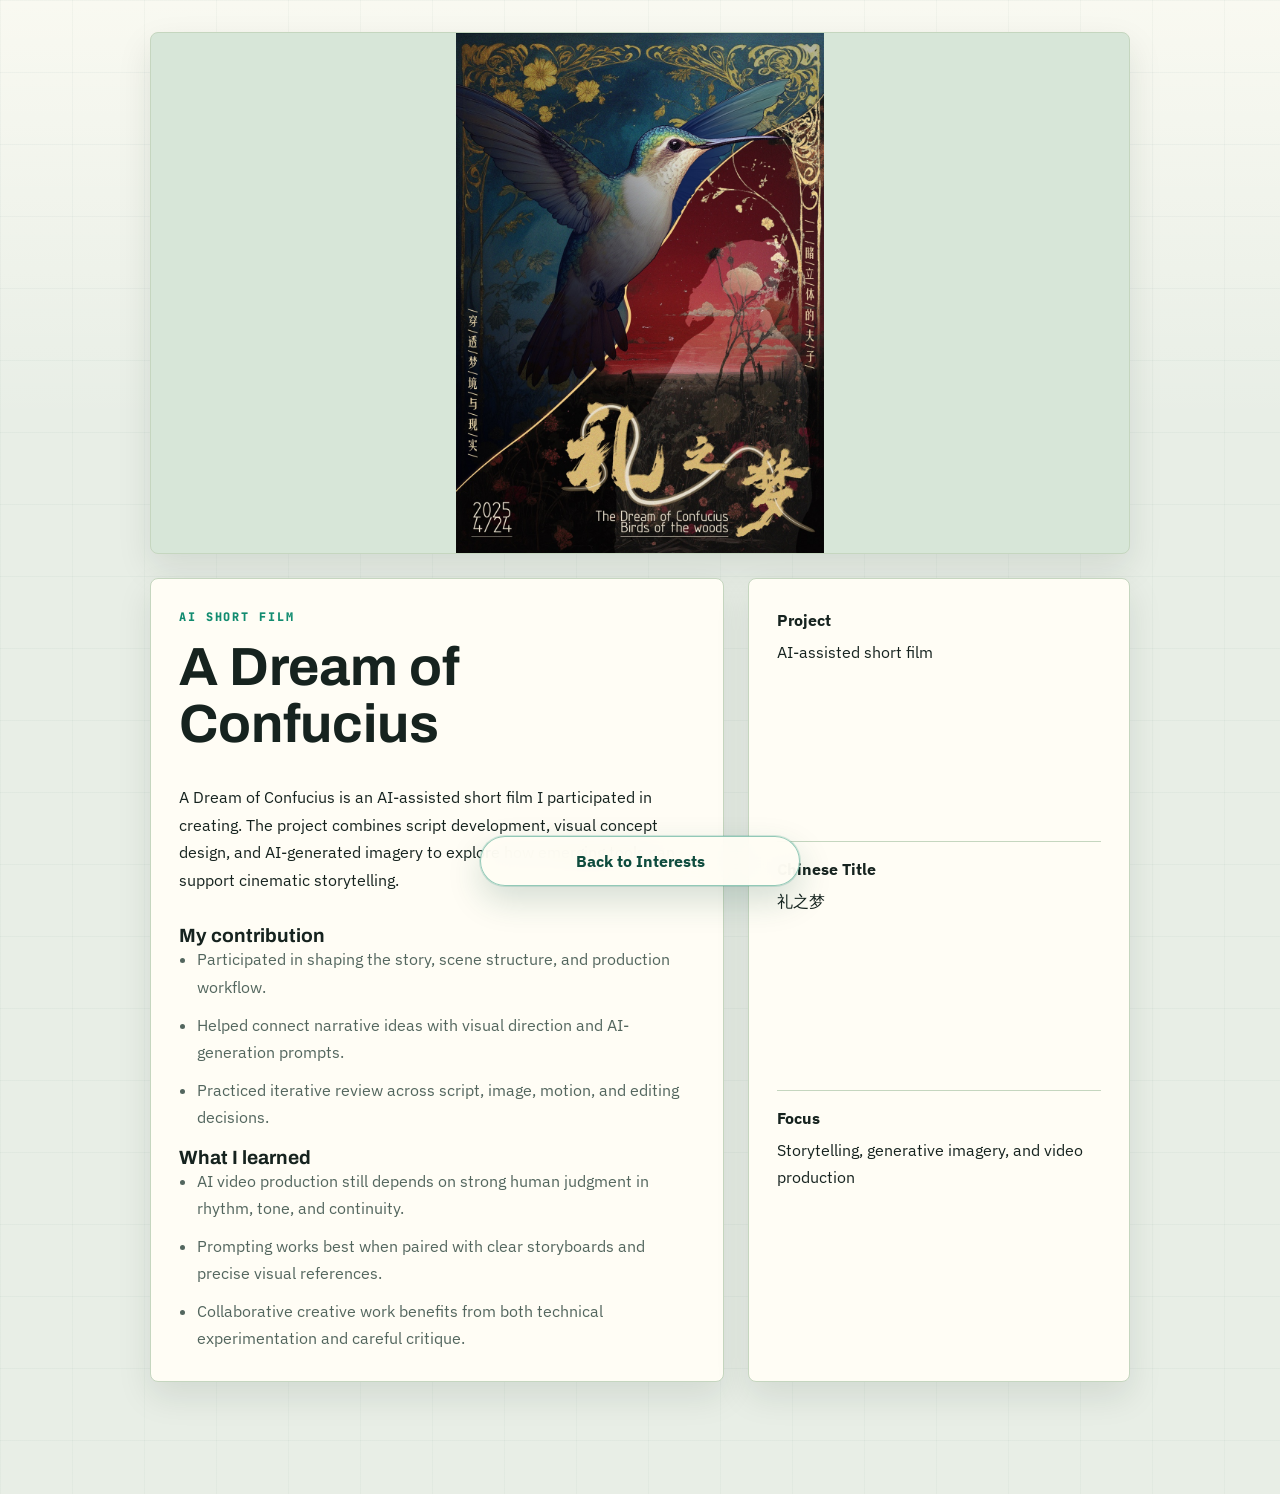
<file: interest-ai-short-film.html>
<!DOCTYPE html>
<html lang="en">
  <head>
    <meta charset="UTF-8" />
    <meta name="viewport" content="width=device-width, initial-scale=1.0" />
    <title>AI Short Film: A Dream of Confucius | Haojun Ma</title>
    <meta name="description" content="A collaborative AI-assisted short-film exploration of ritual, memory, and visual storytelling." />
    <link rel="icon" type="image/svg+xml" href="assets/favicon.svg" />
    <link rel="preconnect" href="https://fonts.googleapis.com" />
    <link rel="preconnect" href="https://fonts.gstatic.com" crossorigin />
    <link
      href="https://fonts.googleapis.com/css2?family=Archivo:wght@500;600;700;800&family=IBM+Plex+Sans:wght@400;500;600;700&family=JetBrains+Mono:wght@600;700&display=swap"
      rel="stylesheet"
    />
    <link rel="stylesheet" href="style.css?v=20260721-outreach-release" />
  </head>
  <body>
    <div class="detail-shell">
      <div class="detail-header">
        <a class="text-link" href="index.html#interests">Back to Interests</a>
      </div>
      <div class="detail-media"><img src="assets/images/interests/ai-short-film/card.jpg" alt="Poster for A Dream of Confucius" width="990" height="1400" /></div>
      <div class="detail-grid">
        <section class="detail-main detail-stack">
          <div>
            <p class="eyebrow">AI Short Film</p>
            <h1 class="hero-title">A Dream of Confucius</h1>
          </div>
          <p>
            A Dream of Confucius is an AI-assisted short film I participated in creating. The project combines script development, visual concept design, and AI-generated imagery to explore how emerging tools can support cinematic storytelling.
          </p>
          <div>
            <h3>My contribution</h3>
            <ul class="detail-list">
              <li>Participated in shaping the story, scene structure, and production workflow.</li>
              <li>Helped connect narrative ideas with visual direction and AI-generation prompts.</li>
              <li>Practiced iterative review across script, image, motion, and editing decisions.</li>
            </ul>
          </div>
          <div>
            <h3>What I learned</h3>
            <ul class="detail-list">
              <li>AI video production still depends on strong human judgment in rhythm, tone, and continuity.</li>
              <li>Prompting works best when paired with clear storyboards and precise visual references.</li>
              <li>Collaborative creative work benefits from both technical experimentation and careful critique.</li>
            </ul>
          </div>
        </section>
        <aside class="detail-side detail-meta">
          <div>
            <strong>Project</strong>
            <span>AI-assisted short film</span>
          </div>
          <div>
            <strong>Chinese Title</strong>
            <span>礼之梦</span>
          </div>
          <div>
            <strong>Focus</strong>
            <span>Storytelling, generative imagery, and video production</span>
          </div>
        </aside>
      </div>
    </div>
  </body>
</html>
</file>
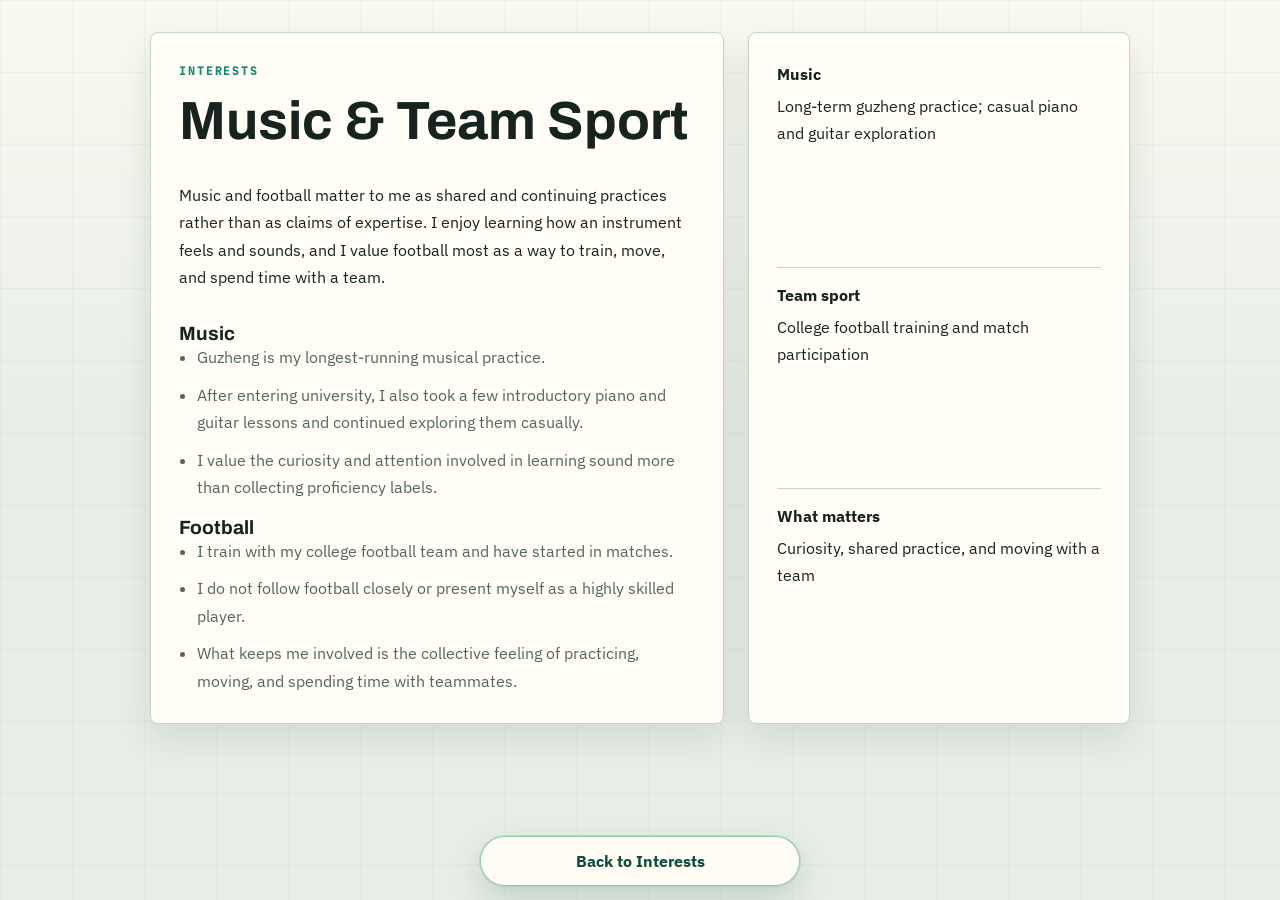
<file: interest-guzheng-football.html>
<!DOCTYPE html>
<html lang="en">
  <head>
    <meta charset="UTF-8" />
    <meta name="viewport" content="width=device-width, initial-scale=1.0" />
    <title>Music &amp; Team Sport | Haojun Ma</title>
    <meta name="description" content="Personal practices in music exploration and the shared experience of training with a football team." />
    <link rel="icon" type="image/svg+xml" href="assets/favicon.svg" />
    <link rel="preconnect" href="https://fonts.googleapis.com" />
    <link rel="preconnect" href="https://fonts.gstatic.com" crossorigin />
    <link
      href="https://fonts.googleapis.com/css2?family=Archivo:wght@500;600;700;800&family=IBM+Plex+Sans:wght@400;500;600;700&family=JetBrains+Mono:wght@600;700&display=swap"
      rel="stylesheet"
    />
    <link rel="stylesheet" href="style.css?v=20260721-outreach-release" />
  </head>
  <body>
    <div class="detail-shell">
      <div class="detail-header">
        <a class="text-link" href="index.html#interests">Back to Interests</a>
      </div>
      <div class="detail-grid">
        <section class="detail-main detail-stack">
          <div>
            <p class="eyebrow">Interests</p>
            <h1 class="hero-title">Music &amp; Team Sport</h1>
          </div>
          <p>
            Music and football matter to me as shared and continuing practices rather than as claims of expertise. I enjoy learning how an instrument feels and sounds, and I value football most as a way to train, move, and spend time with a team.
          </p>
          <div>
            <h3>Music</h3>
            <ul class="detail-list">
              <li>Guzheng is my longest-running musical practice.</li>
              <li>After entering university, I also took a few introductory piano and guitar lessons and continued exploring them casually.</li>
              <li>I value the curiosity and attention involved in learning sound more than collecting proficiency labels.</li>
            </ul>
          </div>
          <div>
            <h3>Football</h3>
            <ul class="detail-list">
              <li>I train with my college football team and have started in matches.</li>
              <li>I do not follow football closely or present myself as a highly skilled player.</li>
              <li>What keeps me involved is the collective feeling of practicing, moving, and spending time with teammates.</li>
            </ul>
          </div>
        </section>
        <aside class="detail-side detail-meta">
          <div>
            <strong>Music</strong>
            <span>Long-term guzheng practice; casual piano and guitar exploration</span>
          </div>
          <div>
            <strong>Team sport</strong>
            <span>College football training and match participation</span>
          </div>
          <div>
            <strong>What matters</strong>
            <span>Curiosity, shared practice, and moving with a team</span>
          </div>
        </aside>
      </div>
    </div>
  </body>
</html>
</file>
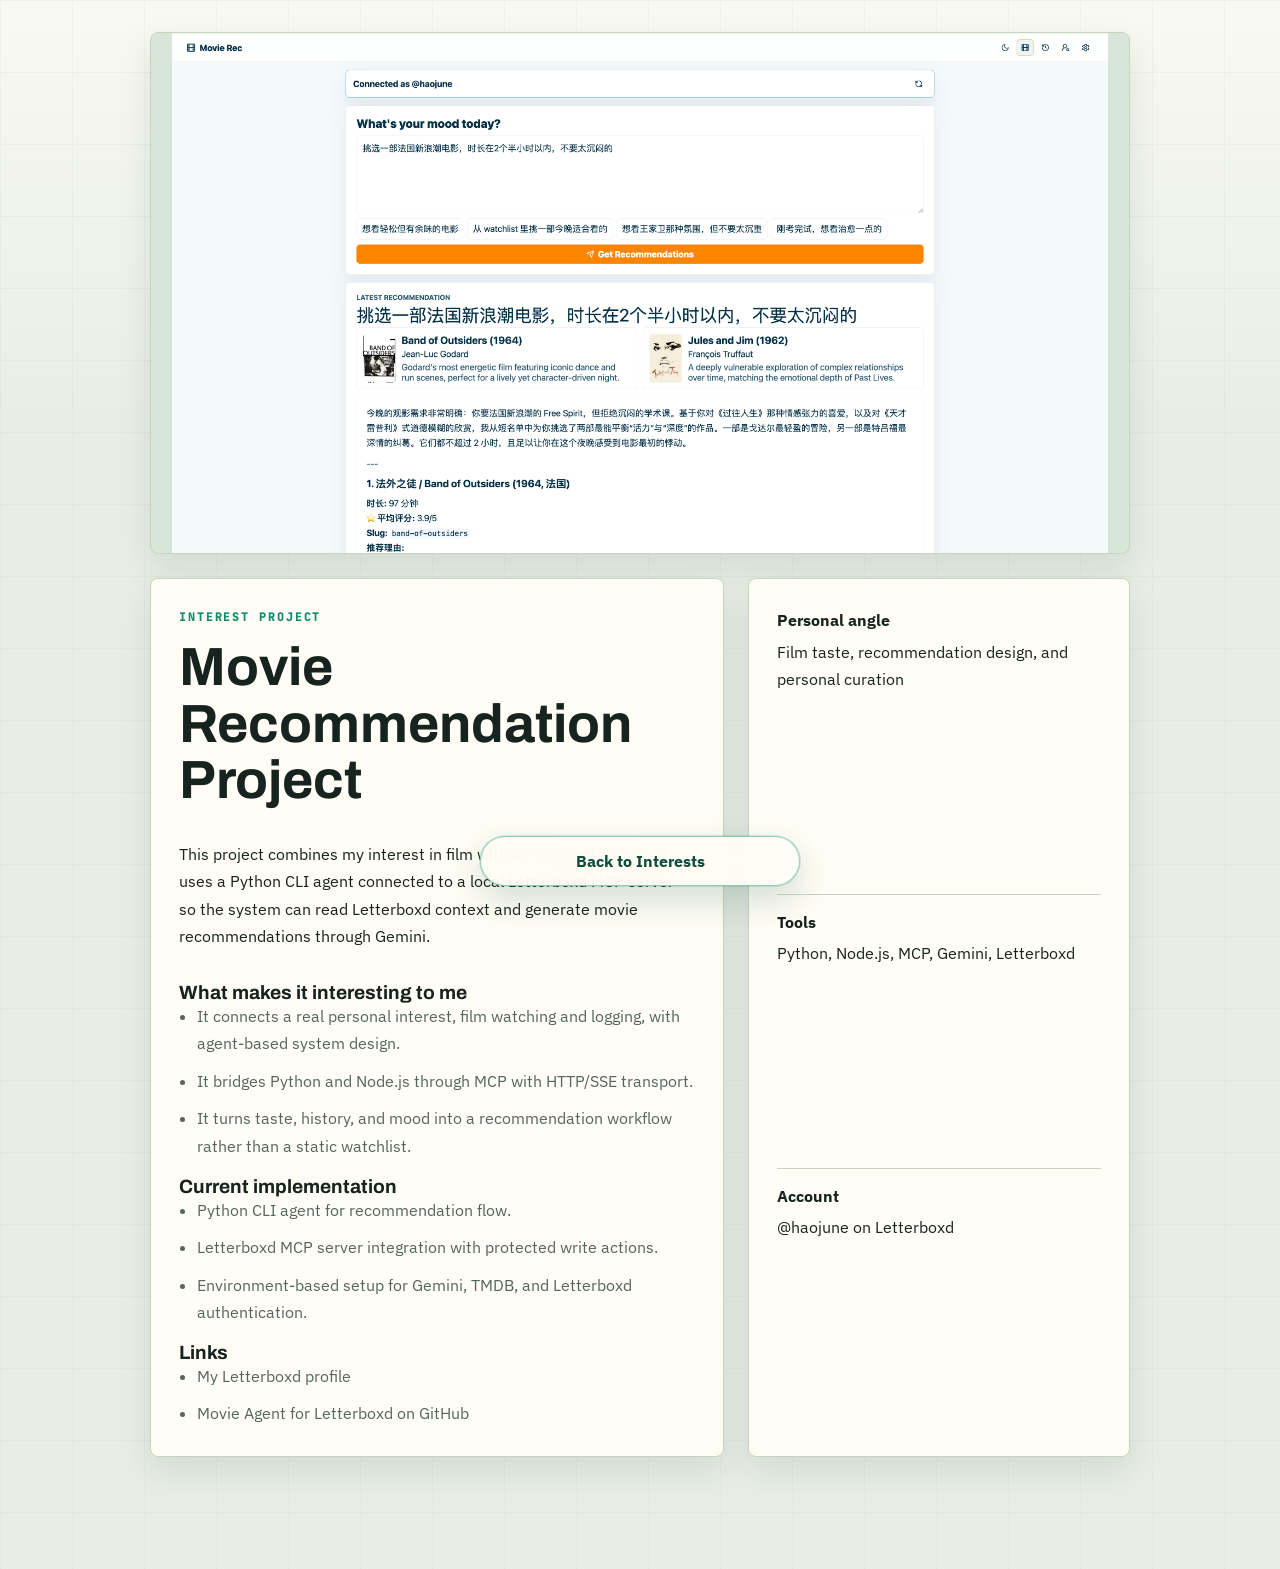
<file: interest-movie-recommendation.html>
<!DOCTYPE html>
<html lang="en">
  <head>
    <meta charset="UTF-8" />
    <meta name="viewport" content="width=device-width, initial-scale=1.0" />
    <title>Movie Recommendation Project | Haojun Ma</title>
    <meta name="description" content="A personal film-recommendation experiment connecting Letterboxd context to an AI-assisted workflow with confirmation before account changes." />
    <link rel="icon" type="image/svg+xml" href="assets/favicon.svg" />
    <link rel="preconnect" href="https://fonts.googleapis.com" />
    <link rel="preconnect" href="https://fonts.gstatic.com" crossorigin />
    <link
      href="https://fonts.googleapis.com/css2?family=Archivo:wght@500;600;700;800&family=IBM+Plex+Sans:wght@400;500;600;700&family=JetBrains+Mono:wght@600;700&display=swap"
      rel="stylesheet"
    />
    <link rel="stylesheet" href="style.css?v=20260721-outreach-release" />
  </head>
  <body>
    <div class="detail-shell">
      <div class="detail-header">
        <a class="text-link" href="index.html#interests">Back to Interests</a>
      </div>
      <div class="detail-media"><img src="assets/images/interests/movie-recommendation/card.png" alt="Movie recommendation agent interface" width="3420" height="1898" /></div>
      <div class="detail-grid">
        <section class="detail-main detail-stack">
          <div>
            <p class="eyebrow">Interest Project</p>
            <h1 class="hero-title">Movie Recommendation Project</h1>
          </div>
          <p>
            This project combines my interest in film with AI-assisted tooling. It uses a Python CLI agent connected to a local Letterboxd MCP server so the system can read Letterboxd context and generate movie recommendations through Gemini.
          </p>
          <div>
            <h3>What makes it interesting to me</h3>
            <ul class="detail-list">
              <li>It connects a real personal interest, film watching and logging, with agent-based system design.</li>
              <li>It bridges Python and Node.js through MCP with HTTP/SSE transport.</li>
              <li>It turns taste, history, and mood into a recommendation workflow rather than a static watchlist.</li>
            </ul>
          </div>
          <div>
            <h3>Current implementation</h3>
            <ul class="detail-list">
              <li>Python CLI agent for recommendation flow.</li>
              <li>Letterboxd MCP server integration with protected write actions.</li>
              <li>Environment-based setup for Gemini, TMDB, and Letterboxd authentication.</li>
            </ul>
          </div>
          <div>
            <h3>Links</h3>
            <ul class="detail-list">
              <li><a href="https://letterboxd.com/haojune/">My Letterboxd profile</a></li>
              <li><a href="https://github.com/miss1994forever/movie-agent">Movie Agent for Letterboxd on GitHub</a></li>
            </ul>
          </div>
        </section>
        <aside class="detail-side detail-meta">
          <div>
            <strong>Personal angle</strong>
            <span>Film taste, recommendation design, and personal curation</span>
          </div>
          <div>
            <strong>Tools</strong>
            <span>Python, Node.js, MCP, Gemini, Letterboxd</span>
          </div>
          <div>
            <strong>Account</strong>
            <span>@haojune on Letterboxd</span>
          </div>
        </aside>
      </div>
    </div>
  </body>
</html>
</file>
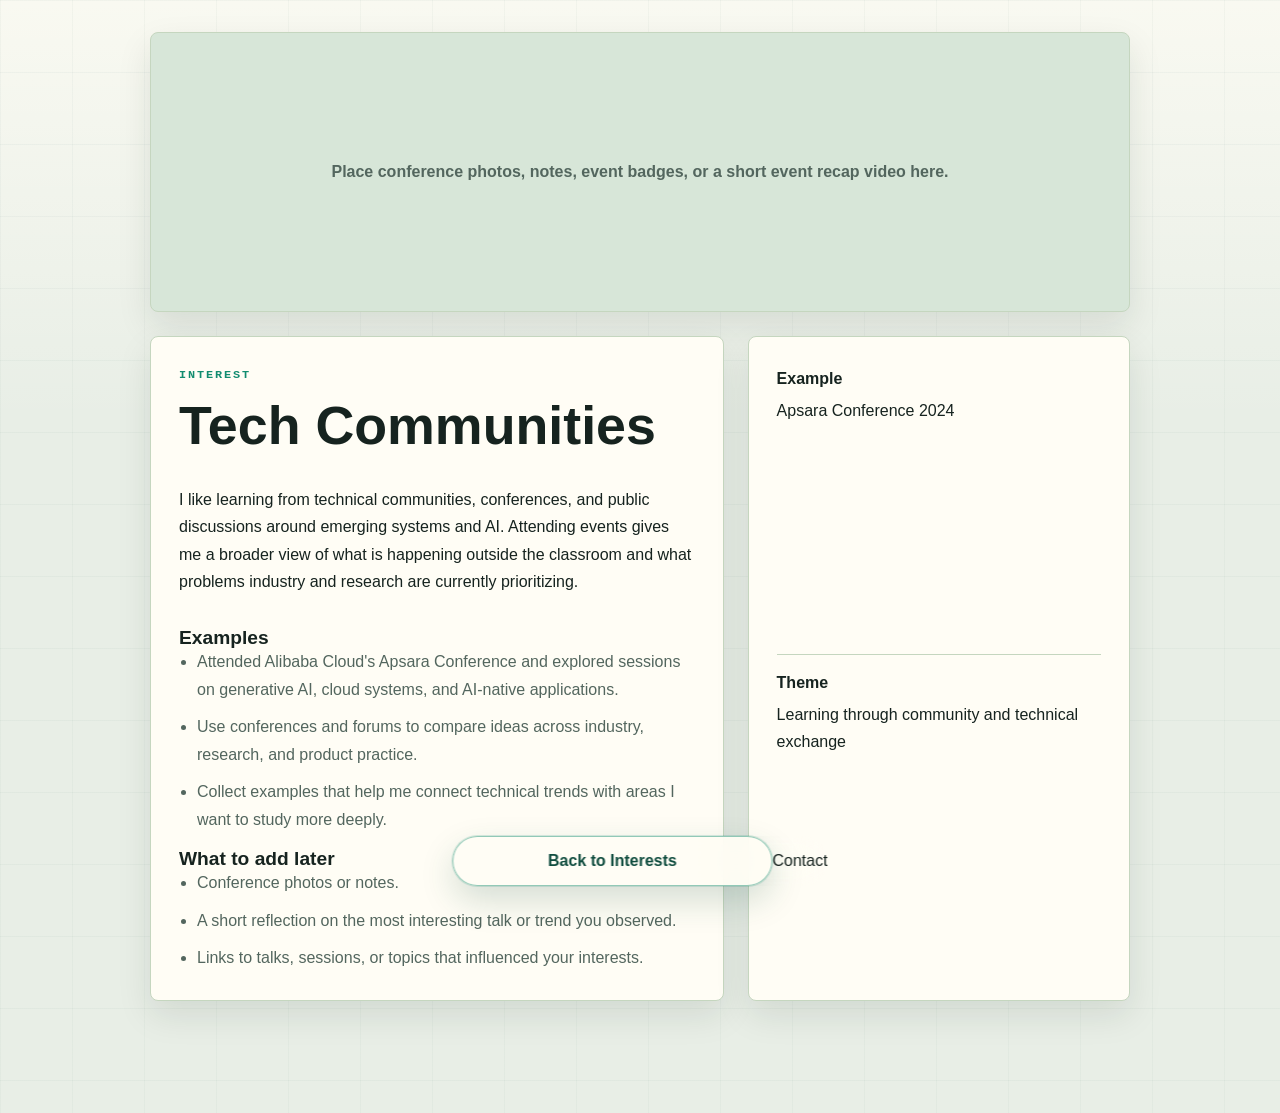
<file: interest-tech-communities.html>
<!DOCTYPE html>
<html lang="en">
  <head>
    <meta charset="UTF-8" />
    <meta name="viewport" content="width=device-width, initial-scale=1.0" />
    <title>Tech Communities | Haojun Ma</title>
    <link rel="preconnect" href="https://fonts.googleapis.com" />
    <link rel="preconnect" href="https://fonts.gstatic.com" crossorigin />
    <link
      href="https://fonts.googleapis.com/css2?family=Instrument+Serif:ital@0;1&family=Manrope:wght@400;500;600;700;800&display=swap"
      rel="stylesheet"
    />
    <link rel="stylesheet" href="style.css" />
  </head>
  <body>
    <div class="detail-shell">
      <div class="detail-header">
        <a class="text-link" href="index.html#interests">Back to Interests</a>
        <a class="button button-secondary" href="mailto:haojun.yeah@gmail.com">Contact</a>
      </div>
      <div class="detail-media">Place conference photos, notes, event badges, or a short event recap video here.</div>
      <div class="detail-grid">
        <section class="detail-main detail-stack">
          <div>
            <p class="eyebrow">Interest</p>
            <h1 class="hero-title">Tech Communities</h1>
          </div>
          <p>
            I like learning from technical communities, conferences, and public discussions around emerging systems and AI. Attending events gives me a broader view of what is happening outside the classroom and what problems industry and research are currently prioritizing.
          </p>
          <div>
            <h3>Examples</h3>
            <ul class="detail-list">
              <li>Attended Alibaba Cloud's Apsara Conference and explored sessions on generative AI, cloud systems, and AI-native applications.</li>
              <li>Use conferences and forums to compare ideas across industry, research, and product practice.</li>
              <li>Collect examples that help me connect technical trends with areas I want to study more deeply.</li>
            </ul>
          </div>
          <div>
            <h3>What to add later</h3>
            <ul class="detail-list">
              <li>Conference photos or notes.</li>
              <li>A short reflection on the most interesting talk or trend you observed.</li>
              <li>Links to talks, sessions, or topics that influenced your interests.</li>
            </ul>
          </div>
        </section>
        <aside class="detail-side detail-meta">
          <div>
            <strong>Example</strong>
            <span>Apsara Conference 2024</span>
          </div>
          <div>
            <strong>Theme</strong>
            <span>Learning through community and technical exchange</span>
          </div>
        </aside>
      </div>
    </div>
  </body>
</html>
</file>
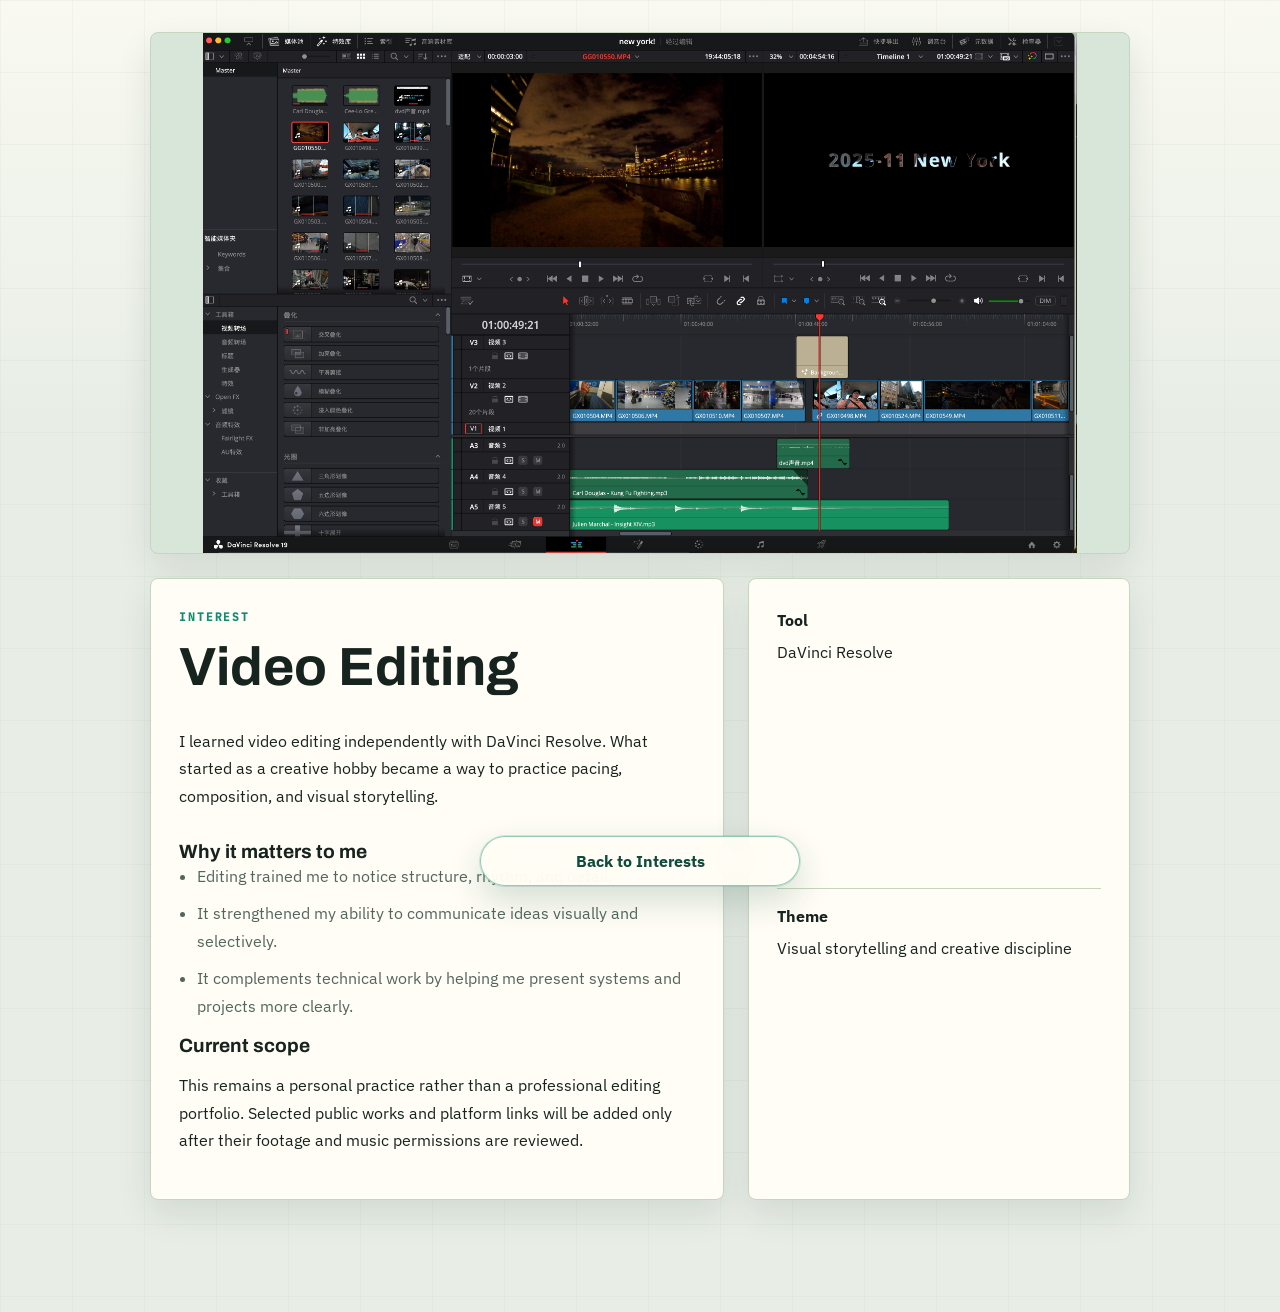
<file: interest-video-editing.html>
<!DOCTYPE html>
<html lang="en">
  <head>
    <meta charset="UTF-8" />
    <meta name="viewport" content="width=device-width, initial-scale=1.0" />
    <title>Video Editing | Haojun Ma</title>
    <meta name="description" content="A personal video-editing practice focused on pacing, framing, and visual storytelling." />
    <link rel="icon" type="image/svg+xml" href="assets/favicon.svg" />
    <link rel="preconnect" href="https://fonts.googleapis.com" />
    <link rel="preconnect" href="https://fonts.gstatic.com" crossorigin />
    <link
      href="https://fonts.googleapis.com/css2?family=Archivo:wght@500;600;700;800&family=IBM+Plex+Sans:wght@400;500;600;700&family=JetBrains+Mono:wght@600;700&display=swap"
      rel="stylesheet"
    />
    <link rel="stylesheet" href="style.css?v=20260721-outreach-release" />
  </head>
  <body>
    <div class="detail-shell">
      <div class="detail-header">
        <a class="text-link" href="index.html#interests">Back to Interests</a>
      </div>
      <div class="detail-media"><img src="assets/images/interests/video-editing/card.png" alt="DaVinci Resolve editing timeline" width="3420" height="2036" /></div>
      <div class="detail-grid">
        <section class="detail-main detail-stack">
          <div>
            <p class="eyebrow">Interest</p>
            <h1 class="hero-title">Video Editing</h1>
          </div>
          <p>
            I learned video editing independently with DaVinci Resolve. What started as a creative hobby became a way to practice pacing, composition, and visual storytelling.
          </p>
          <div>
            <h3>Why it matters to me</h3>
            <ul class="detail-list">
              <li>Editing trained me to notice structure, rhythm, and detail.</li>
              <li>It strengthened my ability to communicate ideas visually and selectively.</li>
              <li>It complements technical work by helping me present systems and projects more clearly.</li>
            </ul>
          </div>
          <div>
            <h3>Current scope</h3>
            <p>This remains a personal practice rather than a professional editing portfolio. Selected public works and platform links will be added only after their footage and music permissions are reviewed.</p>
          </div>
        </section>
        <aside class="detail-side detail-meta">
          <div>
            <strong>Tool</strong>
            <span>DaVinci Resolve</span>
          </div>
          <div>
            <strong>Theme</strong>
            <span>Visual storytelling and creative discipline</span>
          </div>
        </aside>
      </div>
    </div>
  </body>
</html>
</file>
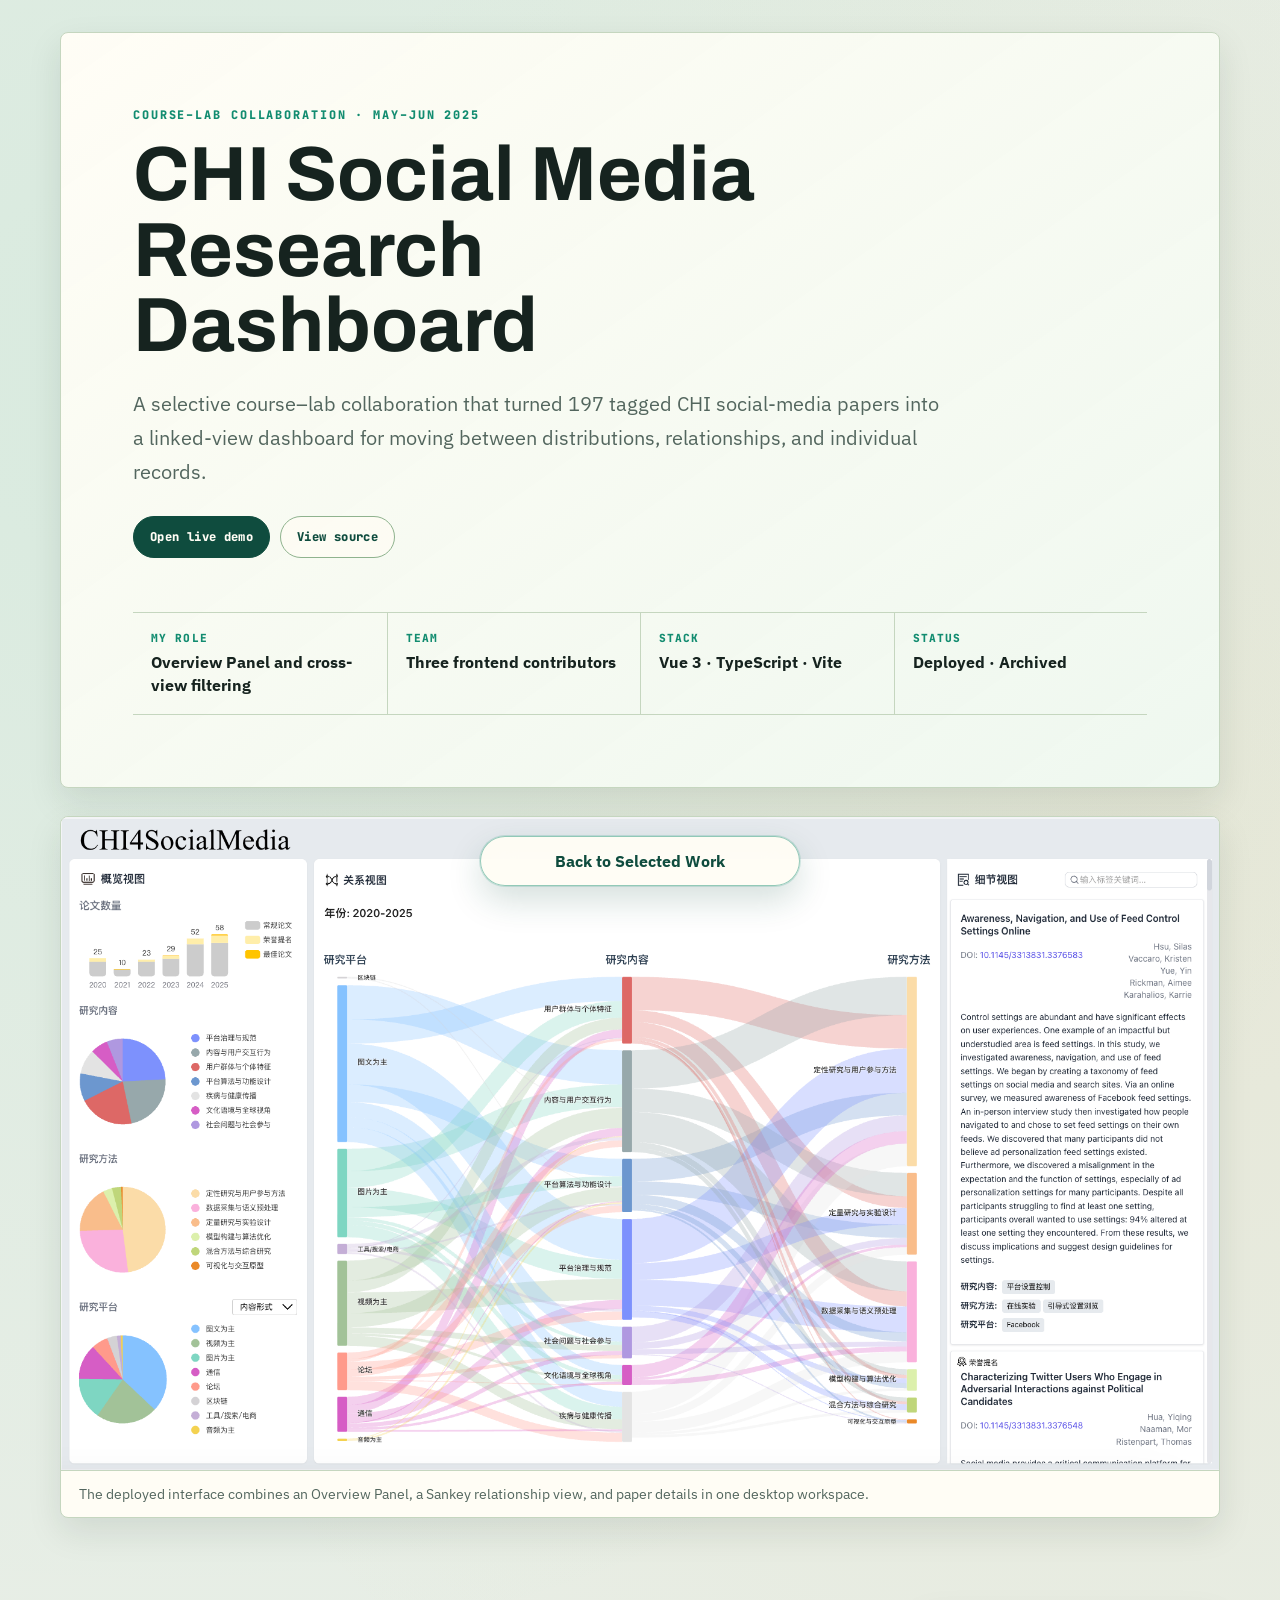
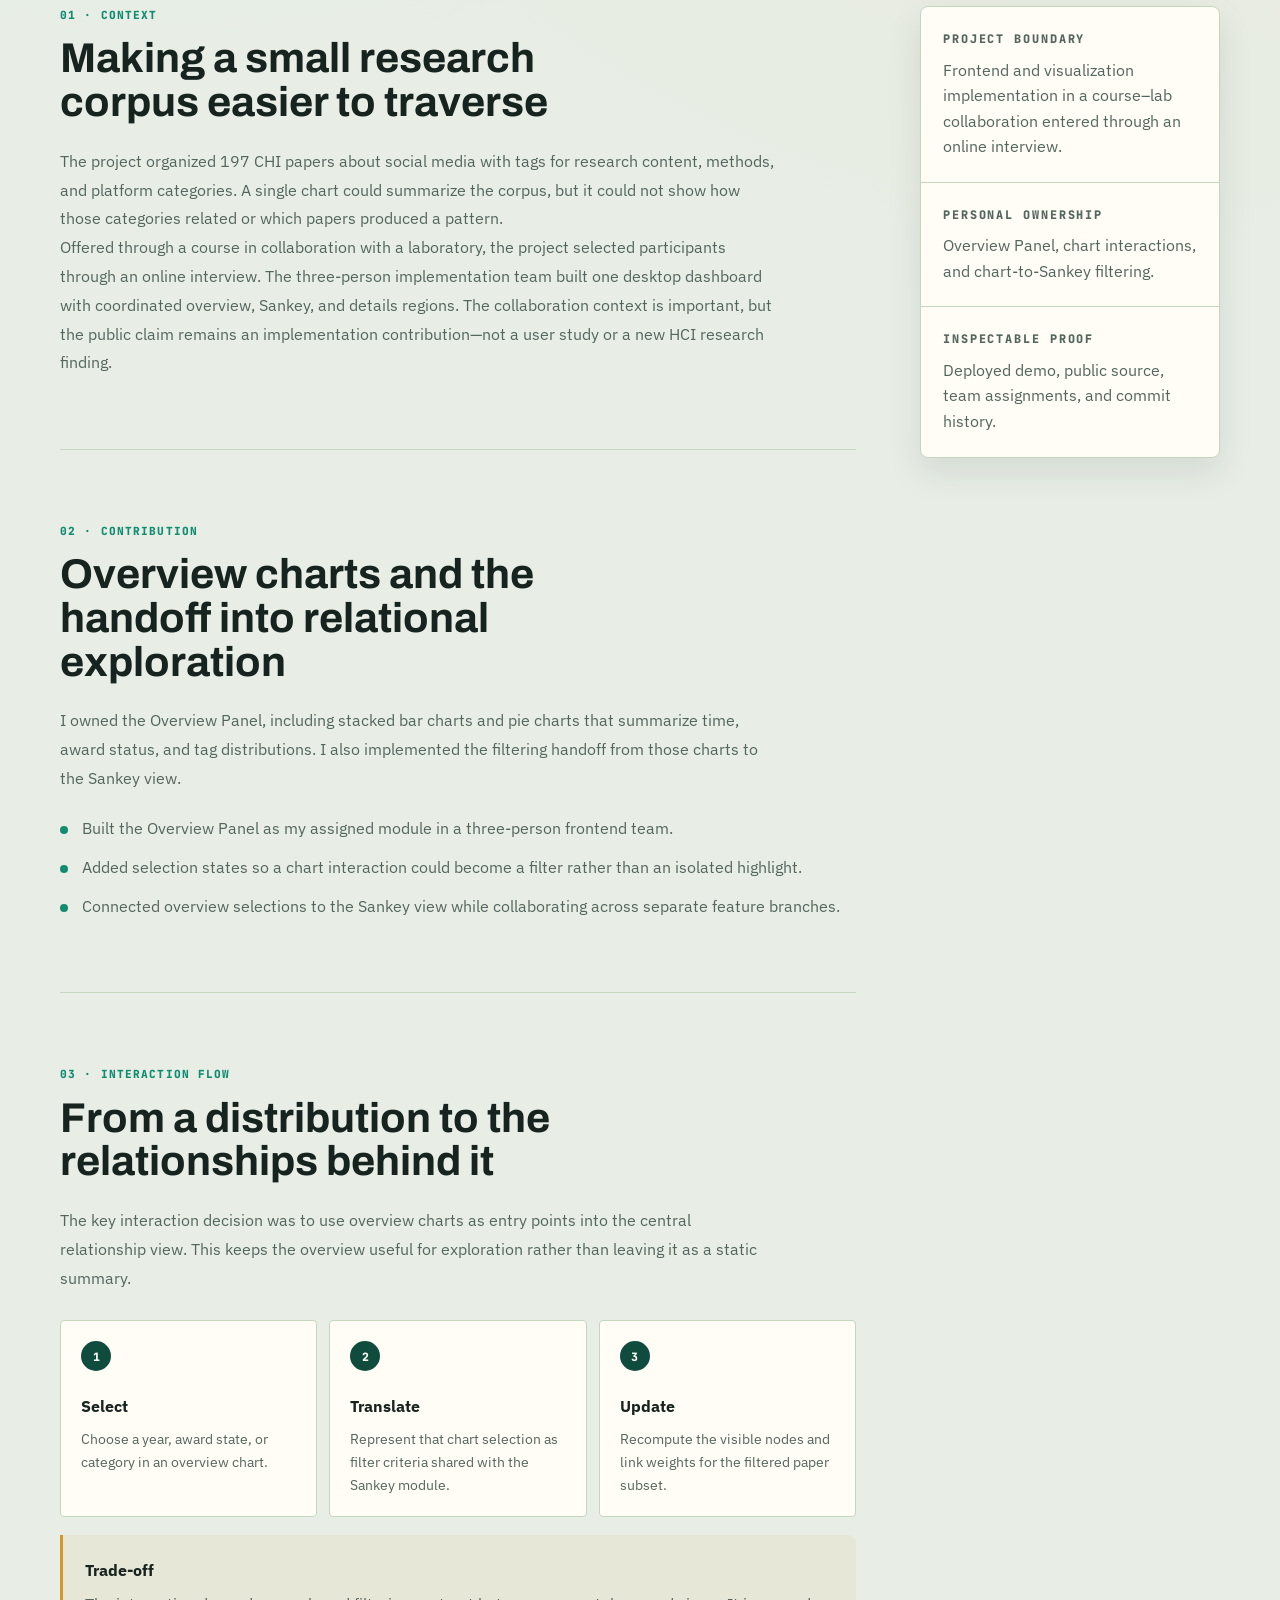
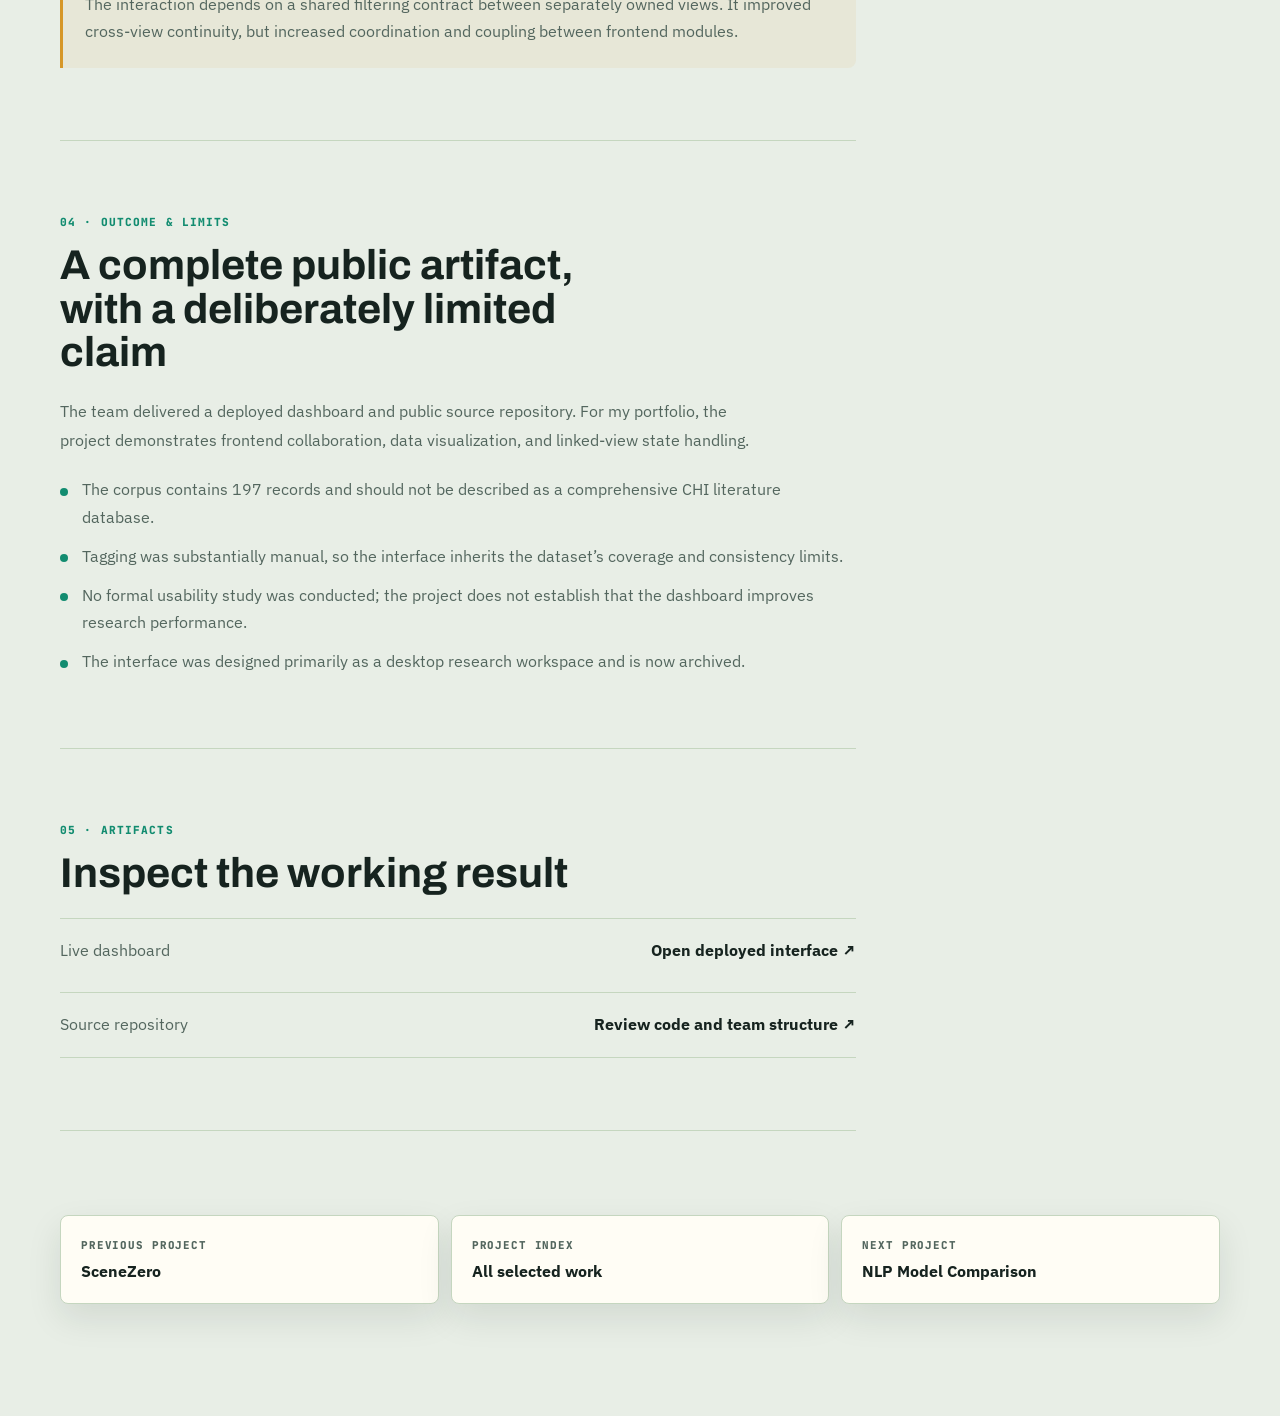
<file: project-chi-dashboard.html>
<!DOCTYPE html>
<html lang="en">
  <head>
    <meta charset="UTF-8" />
    <meta name="viewport" content="width=device-width, initial-scale=1.0" />
    <title>CHI Social Media Research Dashboard | Haojun Ma</title>
    <meta
      name="description"
      content="A frontend and data-visualization case study for a linked-view dashboard covering 197 tagged CHI social-media papers."
    />
    <link rel="icon" type="image/svg+xml" href="assets/favicon.svg" />
    <link rel="preconnect" href="https://fonts.googleapis.com" />
    <link rel="preconnect" href="https://fonts.gstatic.com" crossorigin />
    <link
      href="https://fonts.googleapis.com/css2?family=Archivo:wght@500;600;700;800&amp;family=IBM+Plex+Sans:wght@400;500;600;700&amp;family=JetBrains+Mono:wght@600;700&amp;display=swap"
      rel="stylesheet"
    />
    <link rel="stylesheet" href="style.css?v=20260721-outreach-release" />
  </head>
  <body class="case-study-page">
    <div class="detail-shell case-study-shell">
      <div class="detail-header">
        <a class="text-link" href="index.html#projects">Back to Selected Work</a>
      </div>

      <main>
        <header class="case-study-hero">
          <p class="eyebrow">Course–Lab Collaboration · May–Jun 2025</p>
          <h1>CHI Social Media Research Dashboard</h1>
          <p class="case-study-lede">
            A selective course–lab collaboration that turned 197 tagged CHI social-media papers into a linked-view dashboard for moving between distributions, relationships, and individual records.
          </p>
          <div class="case-study-actions" aria-label="Project artifacts">
            <a class="button-link button-link-primary" href="https://kkzyu.github.io/CHI/#/">Open live demo</a>
            <a class="button-link" href="https://github.com/kkzyu/CHI">View source</a>
          </div>
          <dl class="case-study-facts">
            <div><dt>My role</dt><dd>Overview Panel and cross-view filtering</dd></div>
            <div><dt>Team</dt><dd>Three frontend contributors</dd></div>
            <div><dt>Stack</dt><dd>Vue 3 · TypeScript · Vite</dd></div>
            <div><dt>Status</dt><dd>Deployed · Archived</dd></div>
          </dl>
        </header>

        <figure class="case-study-figure case-study-figure-hero">
          <img
            src="assets/images/projects/chi-dashboard/card.png"
            alt="Dashboard with overview charts, a central Sankey diagram, and a paper details panel"
            width="1922"
            height="1084"
          />
          <figcaption>
            The deployed interface combines an Overview Panel, a Sankey relationship view, and paper details in one desktop workspace.
          </figcaption>
        </figure>

        <div class="case-study-layout">
          <article class="case-study-content">
            <section class="case-study-section" aria-labelledby="context-title">
              <p class="case-study-index">01 · Context</p>
              <h2 id="context-title">Making a small research corpus easier to traverse</h2>
              <p>
                The project organized 197 CHI papers about social media with tags for research content, methods, and platform categories. A single chart could summarize the corpus, but it could not show how those categories related or which papers produced a pattern.
              </p>
              <p>
                Offered through a course in collaboration with a laboratory, the project selected participants through an online interview. The three-person implementation team built one desktop dashboard with coordinated overview, Sankey, and details regions. The collaboration context is important, but the public claim remains an implementation contribution—not a user study or a new HCI research finding.
              </p>
            </section>

            <section class="case-study-section" aria-labelledby="contribution-title">
              <p class="case-study-index">02 · Contribution</p>
              <h2 id="contribution-title">Overview charts and the handoff into relational exploration</h2>
              <p>
                I owned the Overview Panel, including stacked bar charts and pie charts that summarize time, award status, and tag distributions. I also implemented the filtering handoff from those charts to the Sankey view.
              </p>
              <ul class="case-study-list">
                <li>Built the Overview Panel as my assigned module in a three-person frontend team.</li>
                <li>Added selection states so a chart interaction could become a filter rather than an isolated highlight.</li>
                <li>Connected overview selections to the Sankey view while collaborating across separate feature branches.</li>
              </ul>
            </section>

            <section class="case-study-section" aria-labelledby="flow-title">
              <p class="case-study-index">03 · Interaction flow</p>
              <h2 id="flow-title">From a distribution to the relationships behind it</h2>
              <p>
                The key interaction decision was to use overview charts as entry points into the central relationship view. This keeps the overview useful for exploration rather than leaving it as a static summary.
              </p>
              <ol class="interaction-flow" aria-label="Overview to Sankey interaction flow">
                <li><span>1</span><div><strong>Select</strong><p>Choose a year, award state, or category in an overview chart.</p></div></li>
                <li><span>2</span><div><strong>Translate</strong><p>Represent that chart selection as filter criteria shared with the Sankey module.</p></div></li>
                <li><span>3</span><div><strong>Update</strong><p>Recompute the visible nodes and link weights for the filtered paper subset.</p></div></li>
              </ol>
              <aside class="case-study-note">
                <strong>Trade-off</strong>
                <p>The interaction depends on a shared filtering contract between separately owned views. It improved cross-view continuity, but increased coordination and coupling between frontend modules.</p>
              </aside>
            </section>

            <section class="case-study-section" aria-labelledby="outcome-title">
              <p class="case-study-index">04 · Outcome &amp; limits</p>
              <h2 id="outcome-title">A complete public artifact, with a deliberately limited claim</h2>
              <p>
                The team delivered a deployed dashboard and public source repository. For my portfolio, the project demonstrates frontend collaboration, data visualization, and linked-view state handling.
              </p>
              <ul class="case-study-list">
                <li>The corpus contains 197 records and should not be described as a comprehensive CHI literature database.</li>
                <li>Tagging was substantially manual, so the interface inherits the dataset’s coverage and consistency limits.</li>
                <li>No formal usability study was conducted; the project does not establish that the dashboard improves research performance.</li>
                <li>The interface was designed primarily as a desktop research workspace and is now archived.</li>
              </ul>
            </section>

            <section class="case-study-section" aria-labelledby="artifacts-title">
              <p class="case-study-index">05 · Artifacts</p>
              <h2 id="artifacts-title">Inspect the working result</h2>
              <div class="artifact-list">
                <a href="https://kkzyu.github.io/CHI/#/"><span>Live dashboard</span><strong>Open deployed interface ↗</strong></a>
                <a href="https://github.com/kkzyu/CHI"><span>Source repository</span><strong>Review code and team structure ↗</strong></a>
              </div>
            </section>
          </article>

          <aside class="case-study-aside" aria-label="Case study summary">
            <div>
              <p class="eyebrow">Project boundary</p>
              <p>Frontend and visualization implementation in a course–lab collaboration entered through an online interview.</p>
            </div>
            <div>
              <p class="eyebrow">Personal ownership</p>
              <p>Overview Panel, chart interactions, and chart-to-Sankey filtering.</p>
            </div>
            <div>
              <p class="eyebrow">Inspectable proof</p>
              <p>Deployed demo, public source, team assignments, and commit history.</p>
            </div>
          </aside>
        </div>

        <nav class="case-study-pagination" aria-label="Project navigation">
          <a href="project-scenezero.html"><span>Previous project</span><strong>SceneZero</strong></a>
          <a href="index.html#projects"><span>Project index</span><strong>All selected work</strong></a>
          <a href="project-nlp-models.html"><span>Next project</span><strong>NLP Model Comparison</strong></a>
        </nav>
      </main>
    </div>
  </body>
</html>
</file>
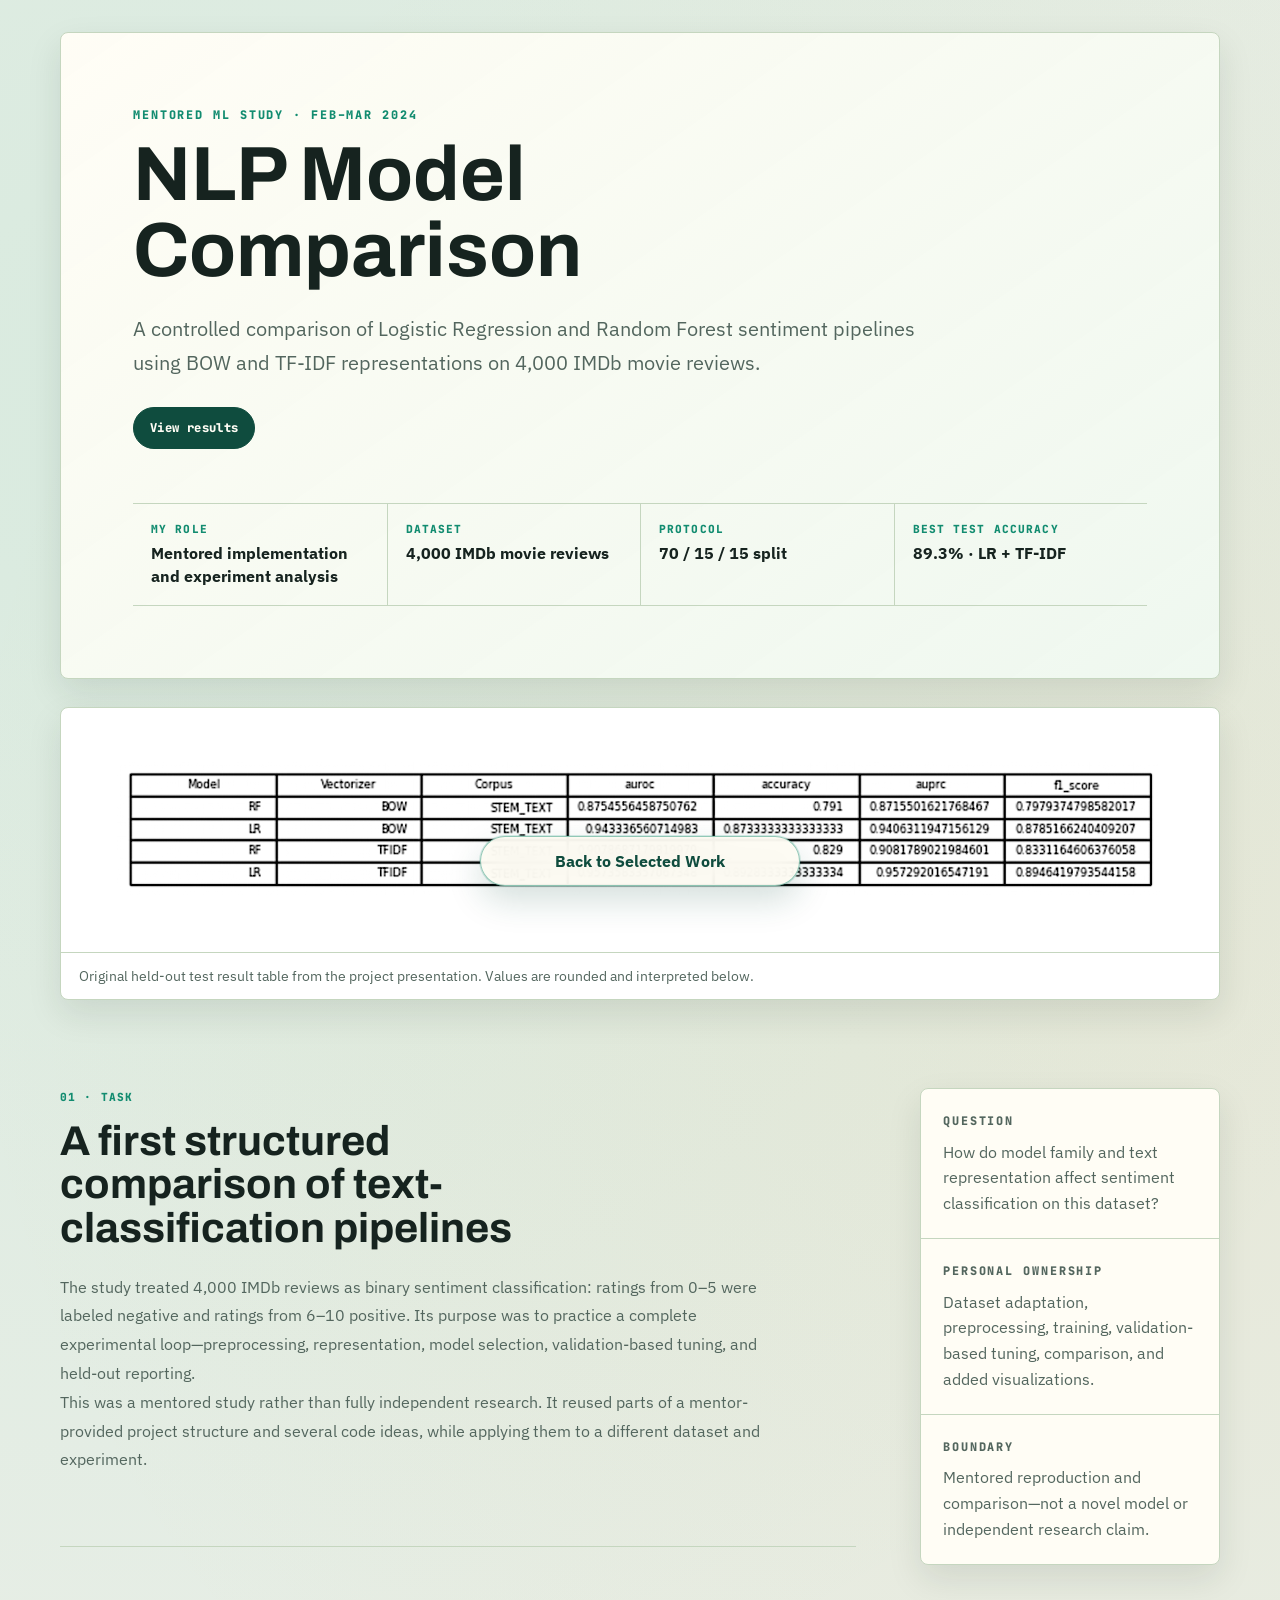
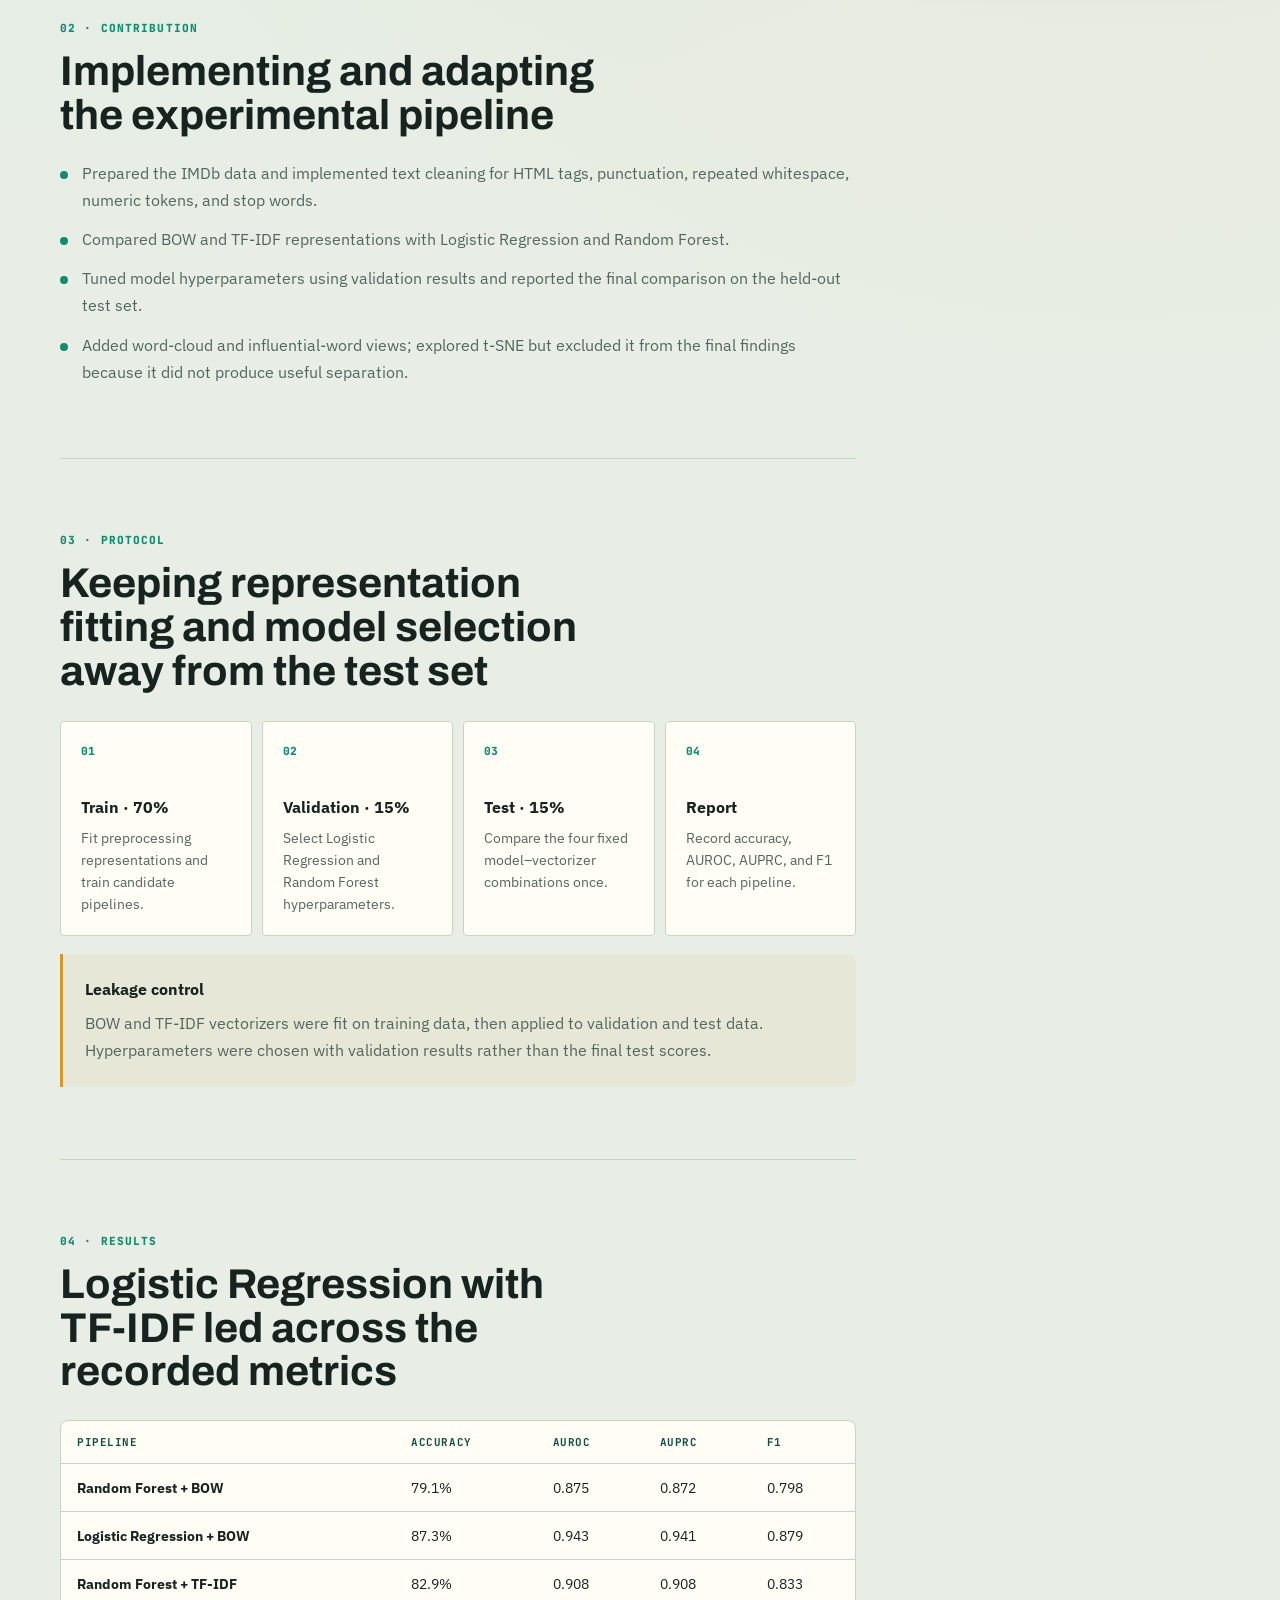
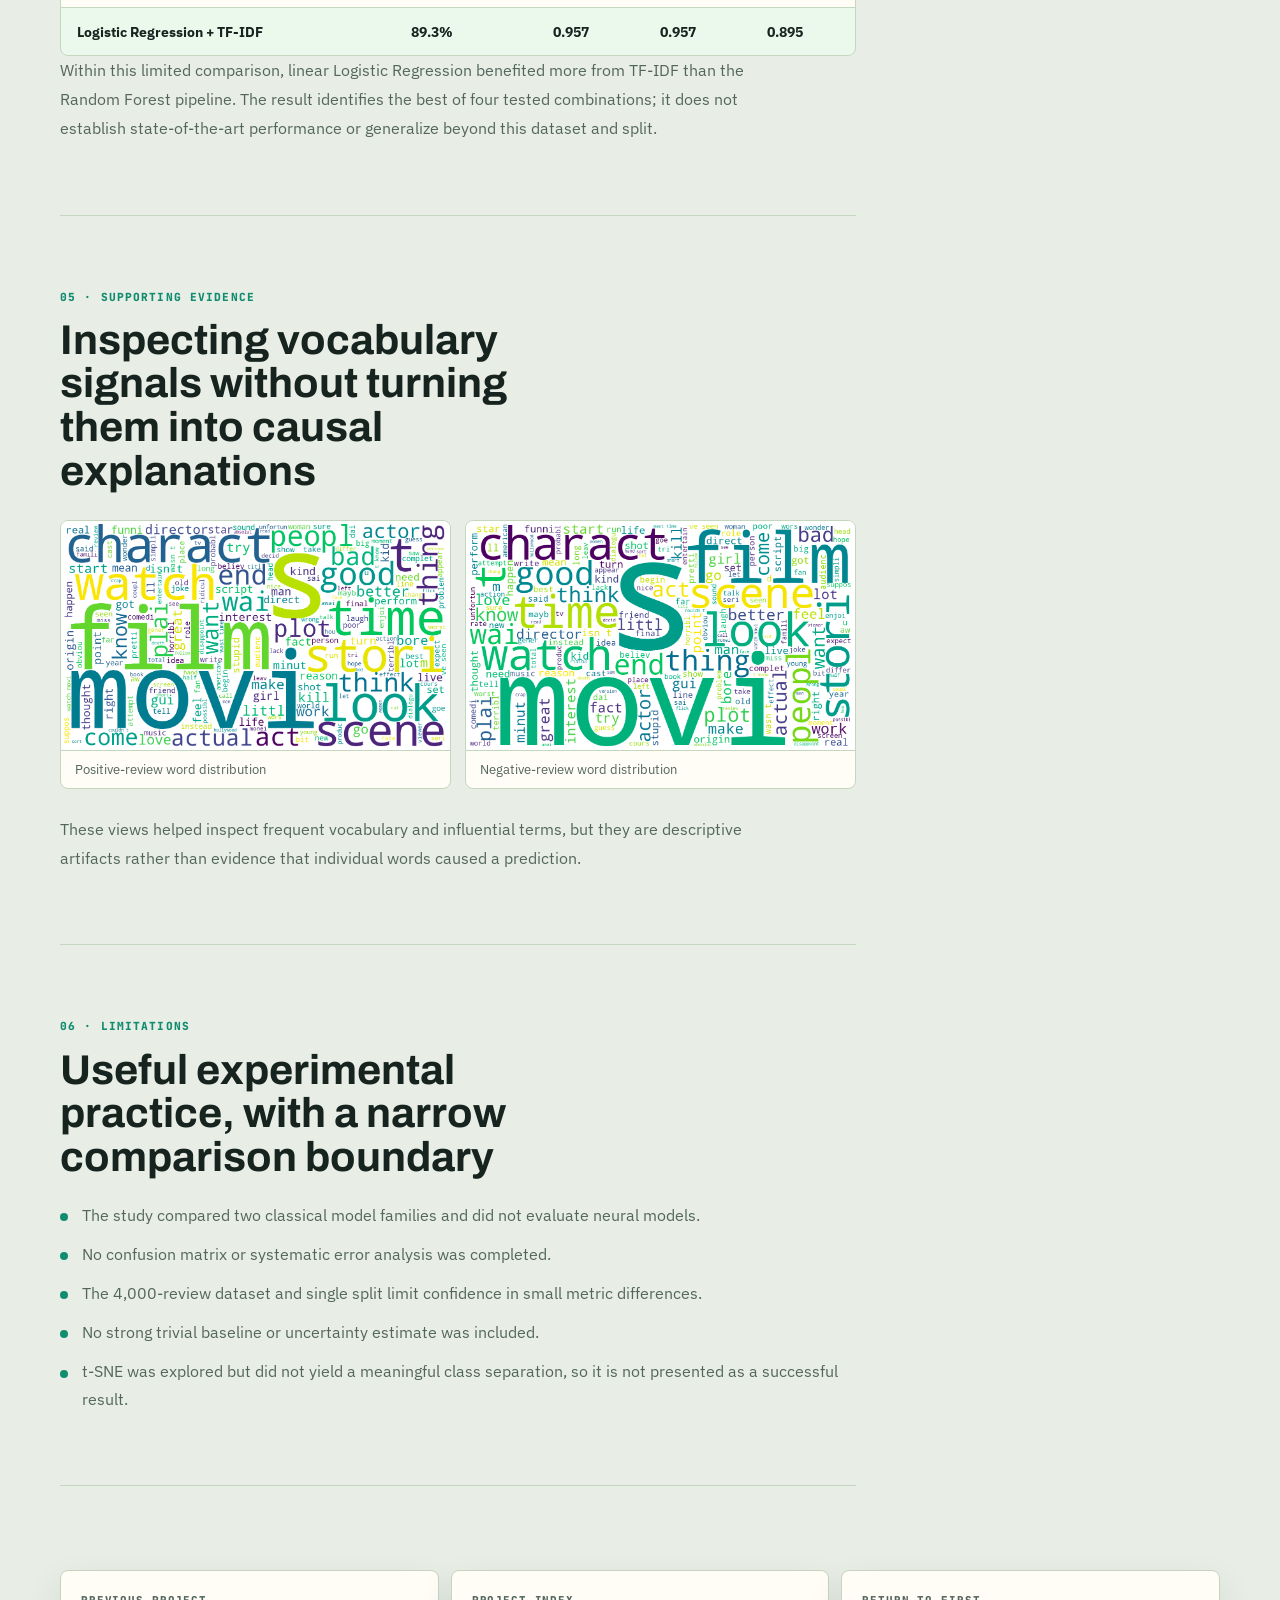
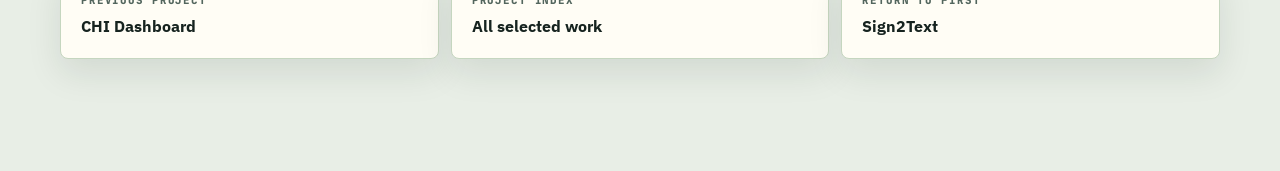
<file: project-nlp-models.html>
<!DOCTYPE html>
<html lang="en">
  <head>
    <meta charset="UTF-8" />
    <meta name="viewport" content="width=device-width, initial-scale=1.0" />
    <title>NLP Model Comparison | Haojun Ma</title>
    <meta name="description" content="A mentored comparison of classical sentiment-classification pipelines on 4,000 IMDb movie reviews." />
    <link rel="icon" type="image/svg+xml" href="assets/favicon.svg" />
    <link rel="preconnect" href="https://fonts.googleapis.com" />
    <link rel="preconnect" href="https://fonts.gstatic.com" crossorigin />
    <link href="https://fonts.googleapis.com/css2?family=Archivo:wght@500;600;700;800&amp;family=IBM+Plex+Sans:wght@400;500;600;700&amp;family=JetBrains+Mono:wght@600;700&amp;display=swap" rel="stylesheet" />
    <link rel="stylesheet" href="style.css?v=20260721-outreach-release" />
  </head>
  <body class="case-study-page">
    <div class="detail-shell case-study-shell">
      <div class="detail-header"><a class="text-link" href="index.html#projects">Back to Selected Work</a></div>
      <main>
        <header class="case-study-hero">
          <p class="eyebrow">Mentored ML Study · Feb–Mar 2024</p>
          <h1>NLP Model Comparison</h1>
          <p class="case-study-lede">A controlled comparison of Logistic Regression and Random Forest sentiment pipelines using BOW and TF-IDF representations on 4,000 IMDb movie reviews.</p>
          <div class="case-study-actions"><a class="button-link button-link-primary" href="#results">View results</a></div>
          <dl class="case-study-facts">
            <div><dt>My role</dt><dd>Mentored implementation and experiment analysis</dd></div>
            <div><dt>Dataset</dt><dd>4,000 IMDb movie reviews</dd></div>
            <div><dt>Protocol</dt><dd>70 / 15 / 15 split</dd></div>
            <div><dt>Best test accuracy</dt><dd>89.3% · LR + TF-IDF</dd></div>
          </dl>
        </header>

        <figure class="case-study-figure case-study-figure-contain">
          <img src="assets/images/projects/nlp-model-comparison/test-results-table.png" alt="Test metrics for Random Forest and Logistic Regression with BOW and TF-IDF" width="1967" height="256" />
          <figcaption>Original held-out test result table from the project presentation. Values are rounded and interpreted below.</figcaption>
        </figure>

        <div class="case-study-layout">
          <article class="case-study-content">
            <section class="case-study-section" aria-labelledby="nlp-task">
              <p class="case-study-index">01 · Task</p>
              <h2 id="nlp-task">A first structured comparison of text-classification pipelines</h2>
              <p>The study treated 4,000 IMDb reviews as binary sentiment classification: ratings from 0–5 were labeled negative and ratings from 6–10 positive. Its purpose was to practice a complete experimental loop—preprocessing, representation, model selection, validation-based tuning, and held-out reporting.</p>
              <p>This was a mentored study rather than fully independent research. It reused parts of a mentor-provided project structure and several code ideas, while applying them to a different dataset and experiment.</p>
            </section>

            <section class="case-study-section" aria-labelledby="nlp-ownership">
              <p class="case-study-index">02 · Contribution</p>
              <h2 id="nlp-ownership">Implementing and adapting the experimental pipeline</h2>
              <ul class="case-study-list">
                <li>Prepared the IMDb data and implemented text cleaning for HTML tags, punctuation, repeated whitespace, numeric tokens, and stop words.</li>
                <li>Compared BOW and TF-IDF representations with Logistic Regression and Random Forest.</li>
                <li>Tuned model hyperparameters using validation results and reported the final comparison on the held-out test set.</li>
                <li>Added word-cloud and influential-word views; explored t-SNE but excluded it from the final findings because it did not produce useful separation.</li>
              </ul>
            </section>

            <section class="case-study-section" aria-labelledby="nlp-protocol">
              <p class="case-study-index">03 · Protocol</p>
              <h2 id="nlp-protocol">Keeping representation fitting and model selection away from the test set</h2>
              <ol class="architecture-flow" aria-label="NLP experiment protocol">
                <li><span>01</span><strong>Train · 70%</strong><p>Fit preprocessing representations and train candidate pipelines.</p></li>
                <li><span>02</span><strong>Validation · 15%</strong><p>Select Logistic Regression and Random Forest hyperparameters.</p></li>
                <li><span>03</span><strong>Test · 15%</strong><p>Compare the four fixed model–vectorizer combinations once.</p></li>
                <li><span>04</span><strong>Report</strong><p>Record accuracy, AUROC, AUPRC, and F1 for each pipeline.</p></li>
              </ol>
              <aside class="case-study-note"><strong>Leakage control</strong><p>BOW and TF-IDF vectorizers were fit on training data, then applied to validation and test data. Hyperparameters were chosen with validation results rather than the final test scores.</p></aside>
            </section>

            <section class="case-study-section" id="results" aria-labelledby="nlp-results">
              <p class="case-study-index">04 · Results</p>
              <h2 id="nlp-results">Logistic Regression with TF-IDF led across the recorded metrics</h2>
              <div class="comparison-table-wrap">
                <table class="comparison-table">
                  <thead><tr><th>Pipeline</th><th>Accuracy</th><th>AUROC</th><th>AUPRC</th><th>F1</th></tr></thead>
                  <tbody>
                    <tr><th>Random Forest + BOW</th><td>79.1%</td><td>0.875</td><td>0.872</td><td>0.798</td></tr>
                    <tr><th>Logistic Regression + BOW</th><td>87.3%</td><td>0.943</td><td>0.941</td><td>0.879</td></tr>
                    <tr><th>Random Forest + TF-IDF</th><td>82.9%</td><td>0.908</td><td>0.908</td><td>0.833</td></tr>
                    <tr class="comparison-table-best"><th>Logistic Regression + TF-IDF</th><td>89.3%</td><td>0.957</td><td>0.957</td><td>0.895</td></tr>
                  </tbody>
                </table>
              </div>
              <p>Within this limited comparison, linear Logistic Regression benefited more from TF-IDF than the Random Forest pipeline. The result identifies the best of four tested combinations; it does not establish state-of-the-art performance or generalize beyond this dataset and split.</p>
            </section>

            <section class="case-study-section" aria-labelledby="nlp-evidence">
              <p class="case-study-index">05 · Supporting evidence</p>
              <h2 id="nlp-evidence">Inspecting vocabulary signals without turning them into causal explanations</h2>
              <div class="evidence-gallery">
                <figure><img src="assets/images/projects/nlp-model-comparison/positive-wordcloud.png" alt="Word cloud for positive IMDb reviews" width="1220" height="719" loading="lazy" /><figcaption>Positive-review word distribution</figcaption></figure>
                <figure><img src="assets/images/projects/nlp-model-comparison/negative-wordcloud.png" alt="Word cloud for negative IMDb reviews" width="1220" height="719" loading="lazy" /><figcaption>Negative-review word distribution</figcaption></figure>
              </div>
              <p>These views helped inspect frequent vocabulary and influential terms, but they are descriptive artifacts rather than evidence that individual words caused a prediction.</p>
            </section>

            <section class="case-study-section" aria-labelledby="nlp-limits">
              <p class="case-study-index">06 · Limitations</p>
              <h2 id="nlp-limits">Useful experimental practice, with a narrow comparison boundary</h2>
              <ul class="case-study-list">
                <li>The study compared two classical model families and did not evaluate neural models.</li>
                <li>No confusion matrix or systematic error analysis was completed.</li>
                <li>The 4,000-review dataset and single split limit confidence in small metric differences.</li>
                <li>No strong trivial baseline or uncertainty estimate was included.</li>
                <li>t-SNE was explored but did not yield a meaningful class separation, so it is not presented as a successful result.</li>
              </ul>
            </section>
          </article>

          <aside class="case-study-aside" aria-label="NLP case study summary">
            <div><p class="eyebrow">Question</p><p>How do model family and text representation affect sentiment classification on this dataset?</p></div>
            <div><p class="eyebrow">Personal ownership</p><p>Dataset adaptation, preprocessing, training, validation-based tuning, comparison, and added visualizations.</p></div>
            <div><p class="eyebrow">Boundary</p><p>Mentored reproduction and comparison—not a novel model or independent research claim.</p></div>
          </aside>
        </div>

        <nav class="case-study-pagination" aria-label="Project navigation">
          <a href="project-chi-dashboard.html"><span>Previous project</span><strong>CHI Dashboard</strong></a>
          <a href="index.html#projects"><span>Project index</span><strong>All selected work</strong></a>
          <a href="project-sign-language.html"><span>Return to first</span><strong>Sign2Text</strong></a>
        </nav>
      </main>
    </div>
  </body>
</html>
</file>
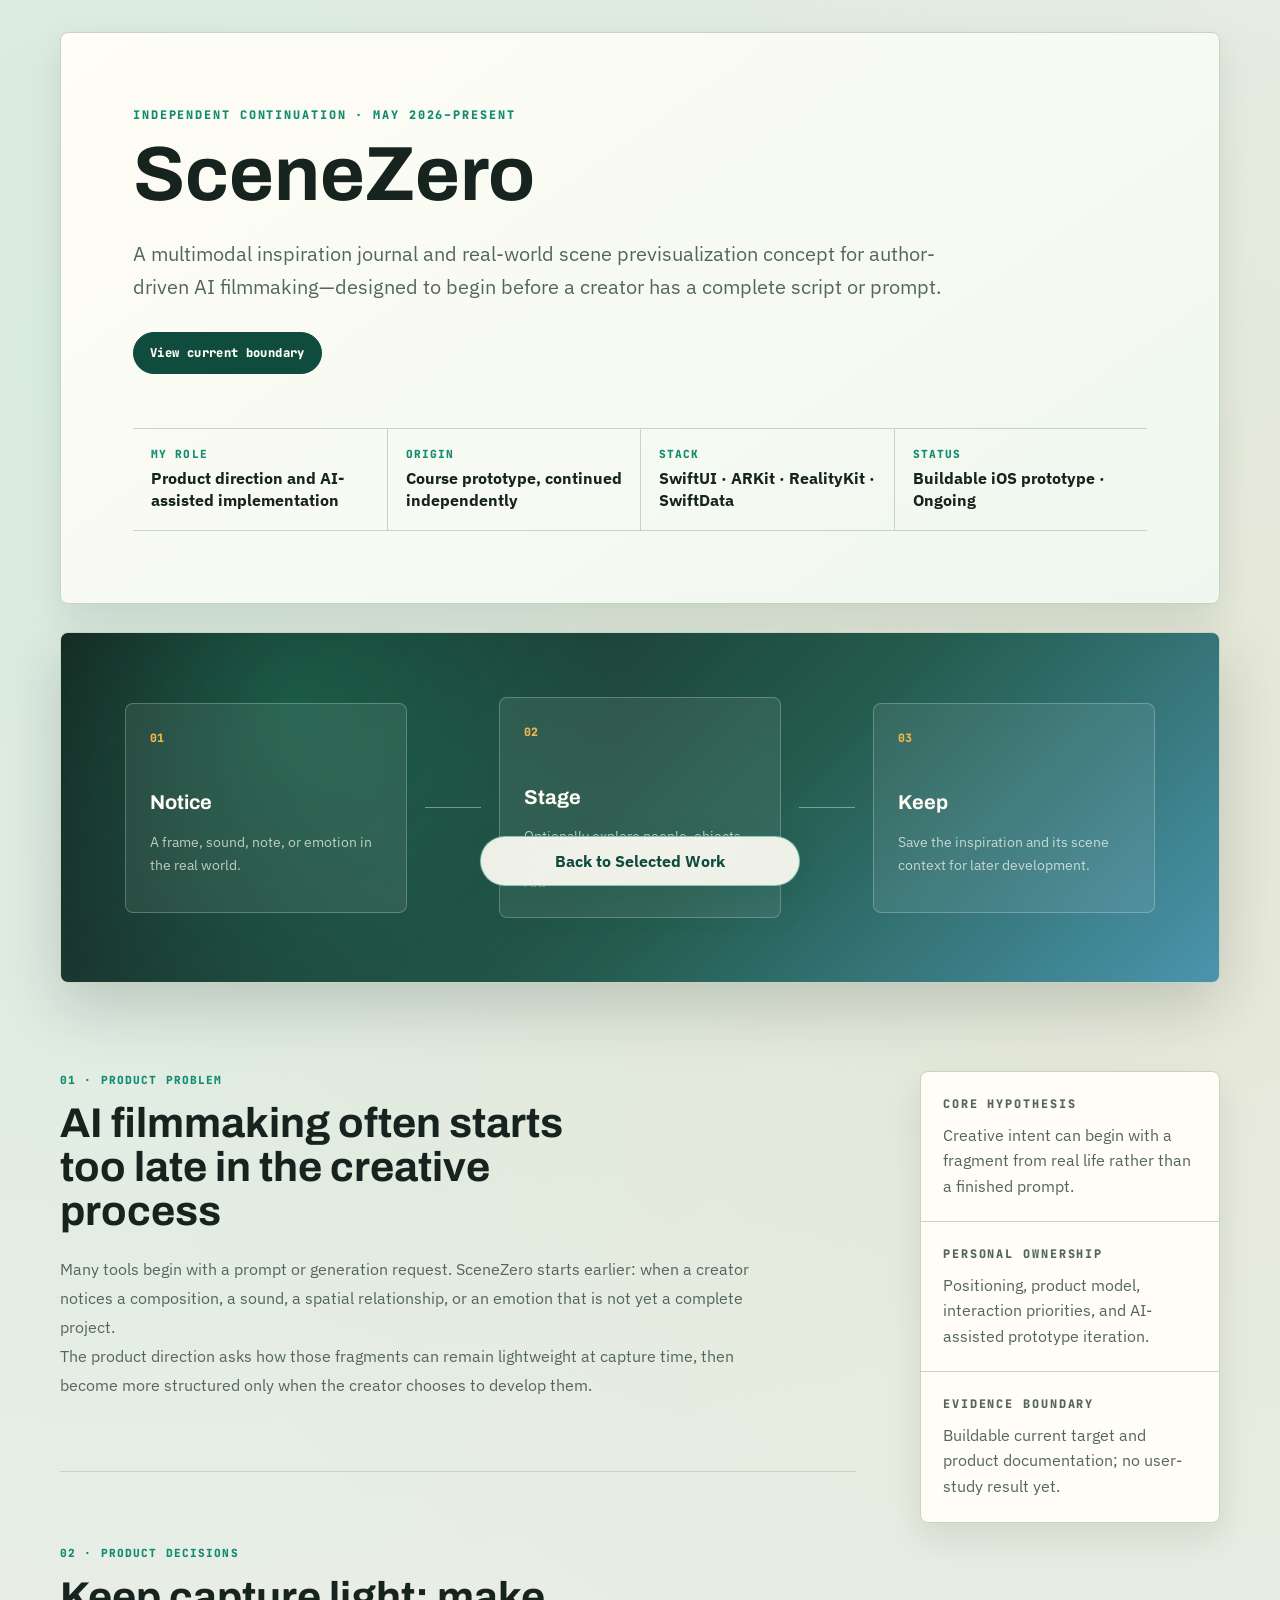
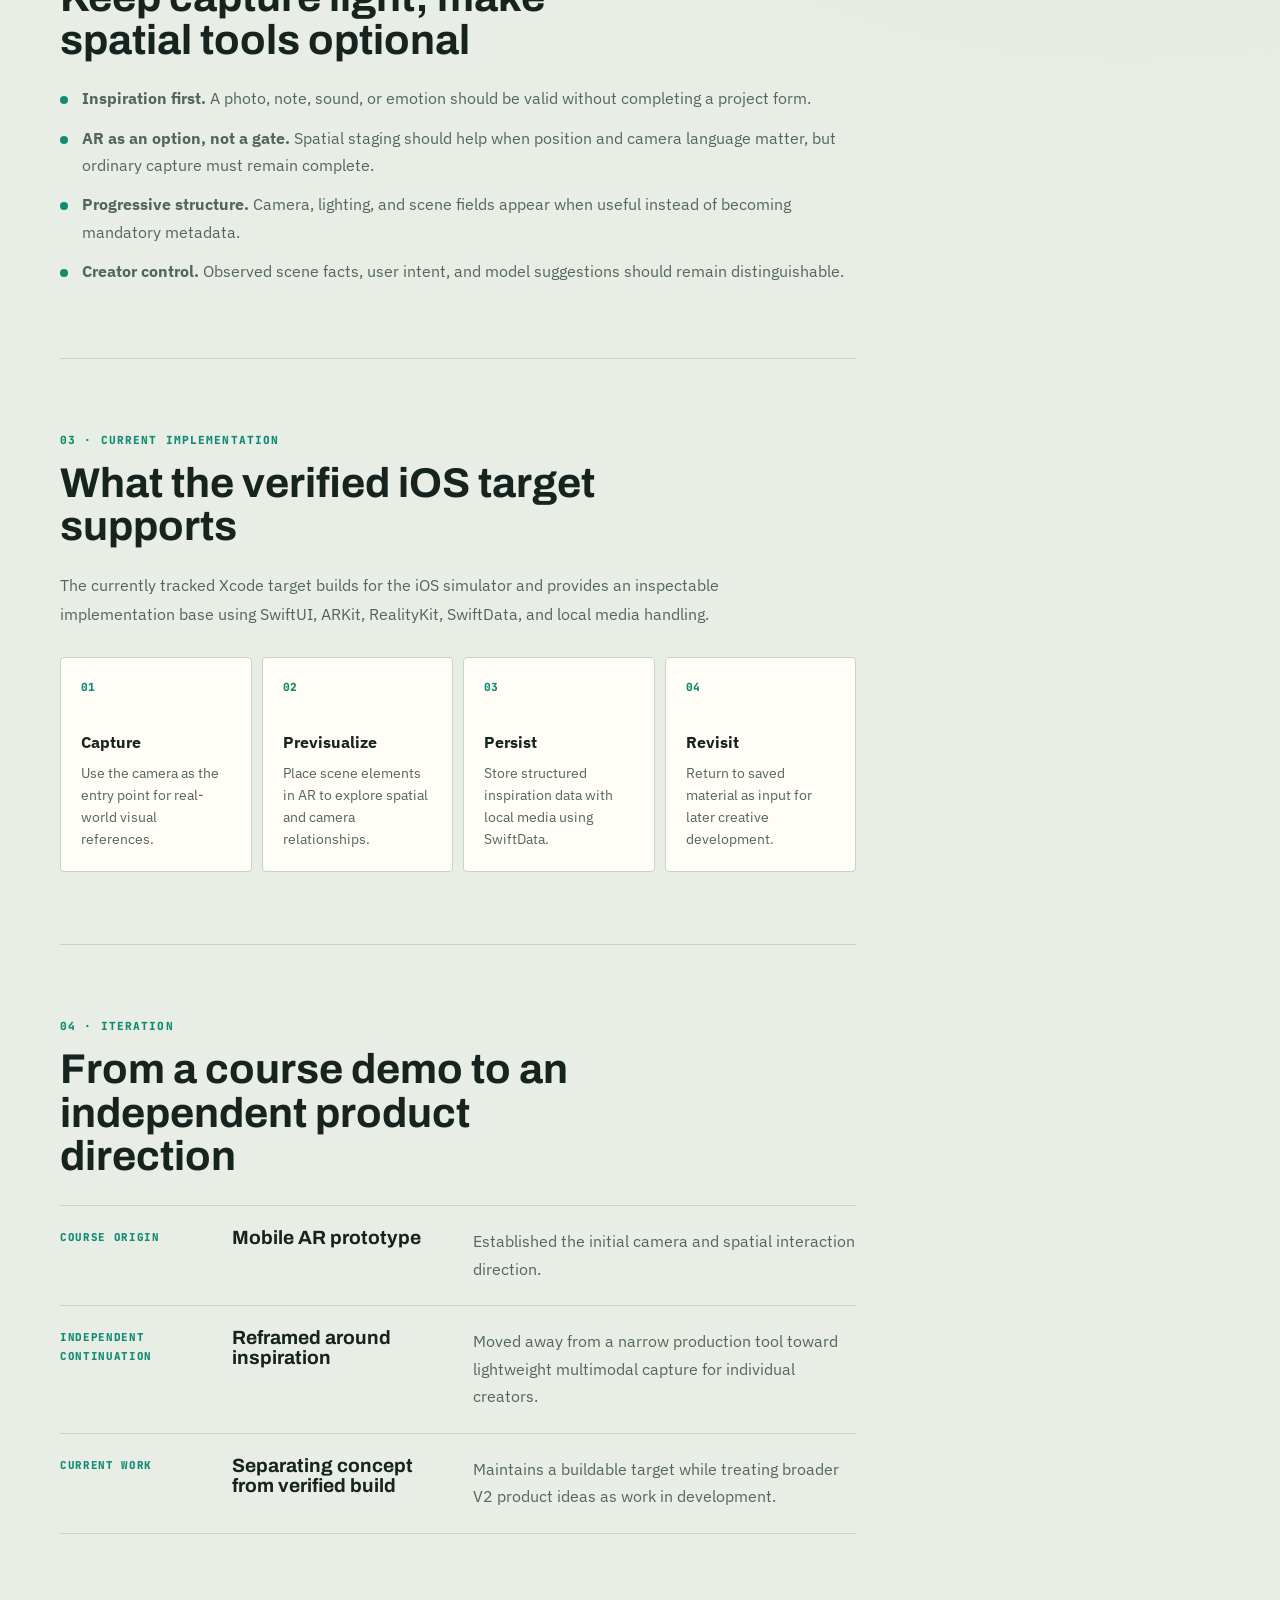
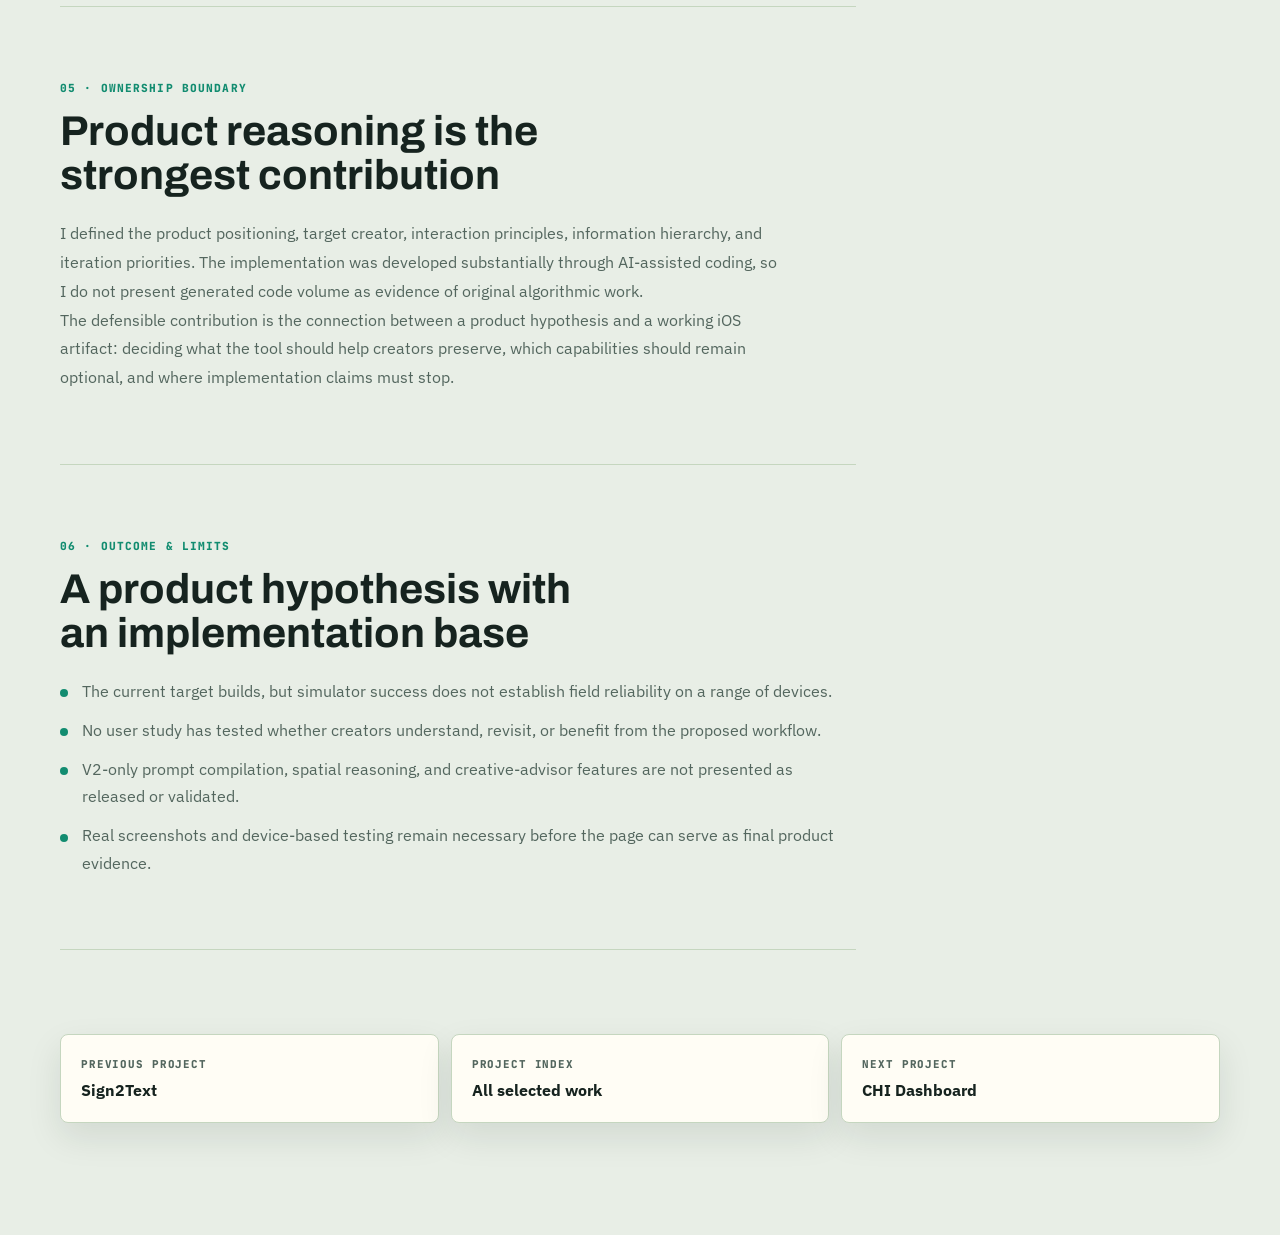
<file: project-scenezero.html>
<!DOCTYPE html>
<html lang="en">
  <head>
    <meta charset="UTF-8" />
    <meta name="viewport" content="width=device-width, initial-scale=1.0" />
    <title>SceneZero | Haojun Ma</title>
    <meta name="description" content="SceneZero is an ongoing iOS exploration of multimodal inspiration capture and real-world scene previsualization for author-driven AI filmmaking." />
    <link rel="icon" type="image/svg+xml" href="assets/favicon.svg" />
    <link rel="preconnect" href="https://fonts.googleapis.com" />
    <link rel="preconnect" href="https://fonts.gstatic.com" crossorigin />
    <link href="https://fonts.googleapis.com/css2?family=Archivo:wght@500;600;700;800&amp;family=IBM+Plex+Sans:wght@400;500;600;700&amp;family=JetBrains+Mono:wght@600;700&amp;display=swap" rel="stylesheet" />
    <link rel="stylesheet" href="style.css?v=20260721-outreach-release" />
  </head>
  <body class="case-study-page">
    <div class="detail-shell case-study-shell">
      <div class="detail-header"><a class="text-link" href="index.html#projects">Back to Selected Work</a></div>
      <main>
        <header class="case-study-hero">
          <p class="eyebrow">Independent Continuation · May 2026–Present</p>
          <h1>SceneZero</h1>
          <p class="case-study-lede">A multimodal inspiration journal and real-world scene previsualization concept for author-driven AI filmmaking—designed to begin before a creator has a complete script or prompt.</p>
          <div class="case-study-actions"><a class="button-link button-link-primary" href="#current-build">View current boundary</a></div>
          <dl class="case-study-facts">
            <div><dt>My role</dt><dd>Product direction and AI-assisted implementation</dd></div>
            <div><dt>Origin</dt><dd>Course prototype, continued independently</dd></div>
            <div><dt>Stack</dt><dd>SwiftUI · ARKit · RealityKit · SwiftData</dd></div>
            <div><dt>Status</dt><dd>Buildable iOS prototype · Ongoing</dd></div>
          </dl>
        </header>

        <section class="scenezero-case-visual" aria-label="SceneZero current product loop">
          <div><span>01</span><strong>Notice</strong><p>A frame, sound, note, or emotion in the real world.</p></div>
          <i aria-hidden="true"></i>
          <div><span>02</span><strong>Stage</strong><p>Optionally explore people, objects, light, and camera relationships in AR.</p></div>
          <i aria-hidden="true"></i>
          <div><span>03</span><strong>Keep</strong><p>Save the inspiration and its scene context for later development.</p></div>
        </section>

        <div class="case-study-layout">
          <article class="case-study-content">
            <section class="case-study-section" aria-labelledby="scene-problem">
              <p class="case-study-index">01 · Product problem</p>
              <h2 id="scene-problem">AI filmmaking often starts too late in the creative process</h2>
              <p>Many tools begin with a prompt or generation request. SceneZero starts earlier: when a creator notices a composition, a sound, a spatial relationship, or an emotion that is not yet a complete project.</p>
              <p>The product direction asks how those fragments can remain lightweight at capture time, then become more structured only when the creator chooses to develop them.</p>
            </section>

            <section class="case-study-section" aria-labelledby="scene-principles">
              <p class="case-study-index">02 · Product decisions</p>
              <h2 id="scene-principles">Keep capture light; make spatial tools optional</h2>
              <ul class="case-study-list">
                <li><strong>Inspiration first.</strong> A photo, note, sound, or emotion should be valid without completing a project form.</li>
                <li><strong>AR as an option, not a gate.</strong> Spatial staging should help when position and camera language matter, but ordinary capture must remain complete.</li>
                <li><strong>Progressive structure.</strong> Camera, lighting, and scene fields appear when useful instead of becoming mandatory metadata.</li>
                <li><strong>Creator control.</strong> Observed scene facts, user intent, and model suggestions should remain distinguishable.</li>
              </ul>
            </section>

            <section class="case-study-section" id="current-build" aria-labelledby="scene-build">
              <p class="case-study-index">03 · Current implementation</p>
              <h2 id="scene-build">What the verified iOS target supports</h2>
              <p>The currently tracked Xcode target builds for the iOS simulator and provides an inspectable implementation base using SwiftUI, ARKit, RealityKit, SwiftData, and local media handling.</p>
              <ol class="architecture-flow" aria-label="SceneZero implementation areas">
                <li><span>01</span><strong>Capture</strong><p>Use the camera as the entry point for real-world visual references.</p></li>
                <li><span>02</span><strong>Previsualize</strong><p>Place scene elements in AR to explore spatial and camera relationships.</p></li>
                <li><span>03</span><strong>Persist</strong><p>Store structured inspiration data with local media using SwiftData.</p></li>
                <li><span>04</span><strong>Revisit</strong><p>Return to saved material as input for later creative development.</p></li>
              </ol>
            </section>

            <section class="case-study-section" aria-labelledby="scene-iteration">
              <p class="case-study-index">04 · Iteration</p>
              <h2 id="scene-iteration">From a course demo to an independent product direction</h2>
              <div class="project-timeline">
                <div><span>Course origin</span><h3>Mobile AR prototype</h3><p>Established the initial camera and spatial interaction direction.</p></div>
                <div><span>Independent continuation</span><h3>Reframed around inspiration</h3><p>Moved away from a narrow production tool toward lightweight multimodal capture for individual creators.</p></div>
                <div><span>Current work</span><h3>Separating concept from verified build</h3><p>Maintains a buildable target while treating broader V2 product ideas as work in development.</p></div>
              </div>
            </section>

            <section class="case-study-section" aria-labelledby="scene-ownership">
              <p class="case-study-index">05 · Ownership boundary</p>
              <h2 id="scene-ownership">Product reasoning is the strongest contribution</h2>
              <p>I defined the product positioning, target creator, interaction principles, information hierarchy, and iteration priorities. The implementation was developed substantially through AI-assisted coding, so I do not present generated code volume as evidence of original algorithmic work.</p>
              <p>The defensible contribution is the connection between a product hypothesis and a working iOS artifact: deciding what the tool should help creators preserve, which capabilities should remain optional, and where implementation claims must stop.</p>
            </section>

            <section class="case-study-section" aria-labelledby="scene-limits">
              <p class="case-study-index">06 · Outcome &amp; limits</p>
              <h2 id="scene-limits">A product hypothesis with an implementation base</h2>
              <ul class="case-study-list">
                <li>The current target builds, but simulator success does not establish field reliability on a range of devices.</li>
                <li>No user study has tested whether creators understand, revisit, or benefit from the proposed workflow.</li>
                <li>V2-only prompt compilation, spatial reasoning, and creative-advisor features are not presented as released or validated.</li>
                <li>Real screenshots and device-based testing remain necessary before the page can serve as final product evidence.</li>
              </ul>
            </section>
          </article>

          <aside class="case-study-aside" aria-label="SceneZero case study summary">
            <div><p class="eyebrow">Core hypothesis</p><p>Creative intent can begin with a fragment from real life rather than a finished prompt.</p></div>
            <div><p class="eyebrow">Personal ownership</p><p>Positioning, product model, interaction priorities, and AI-assisted prototype iteration.</p></div>
            <div><p class="eyebrow">Evidence boundary</p><p>Buildable current target and product documentation; no user-study result yet.</p></div>
          </aside>
        </div>

        <nav class="case-study-pagination" aria-label="Project navigation">
          <a href="project-sign-language.html"><span>Previous project</span><strong>Sign2Text</strong></a>
          <a href="index.html#projects"><span>Project index</span><strong>All selected work</strong></a>
          <a href="project-chi-dashboard.html"><span>Next project</span><strong>CHI Dashboard</strong></a>
        </nav>
      </main>
    </div>
  </body>
</html>
</file>
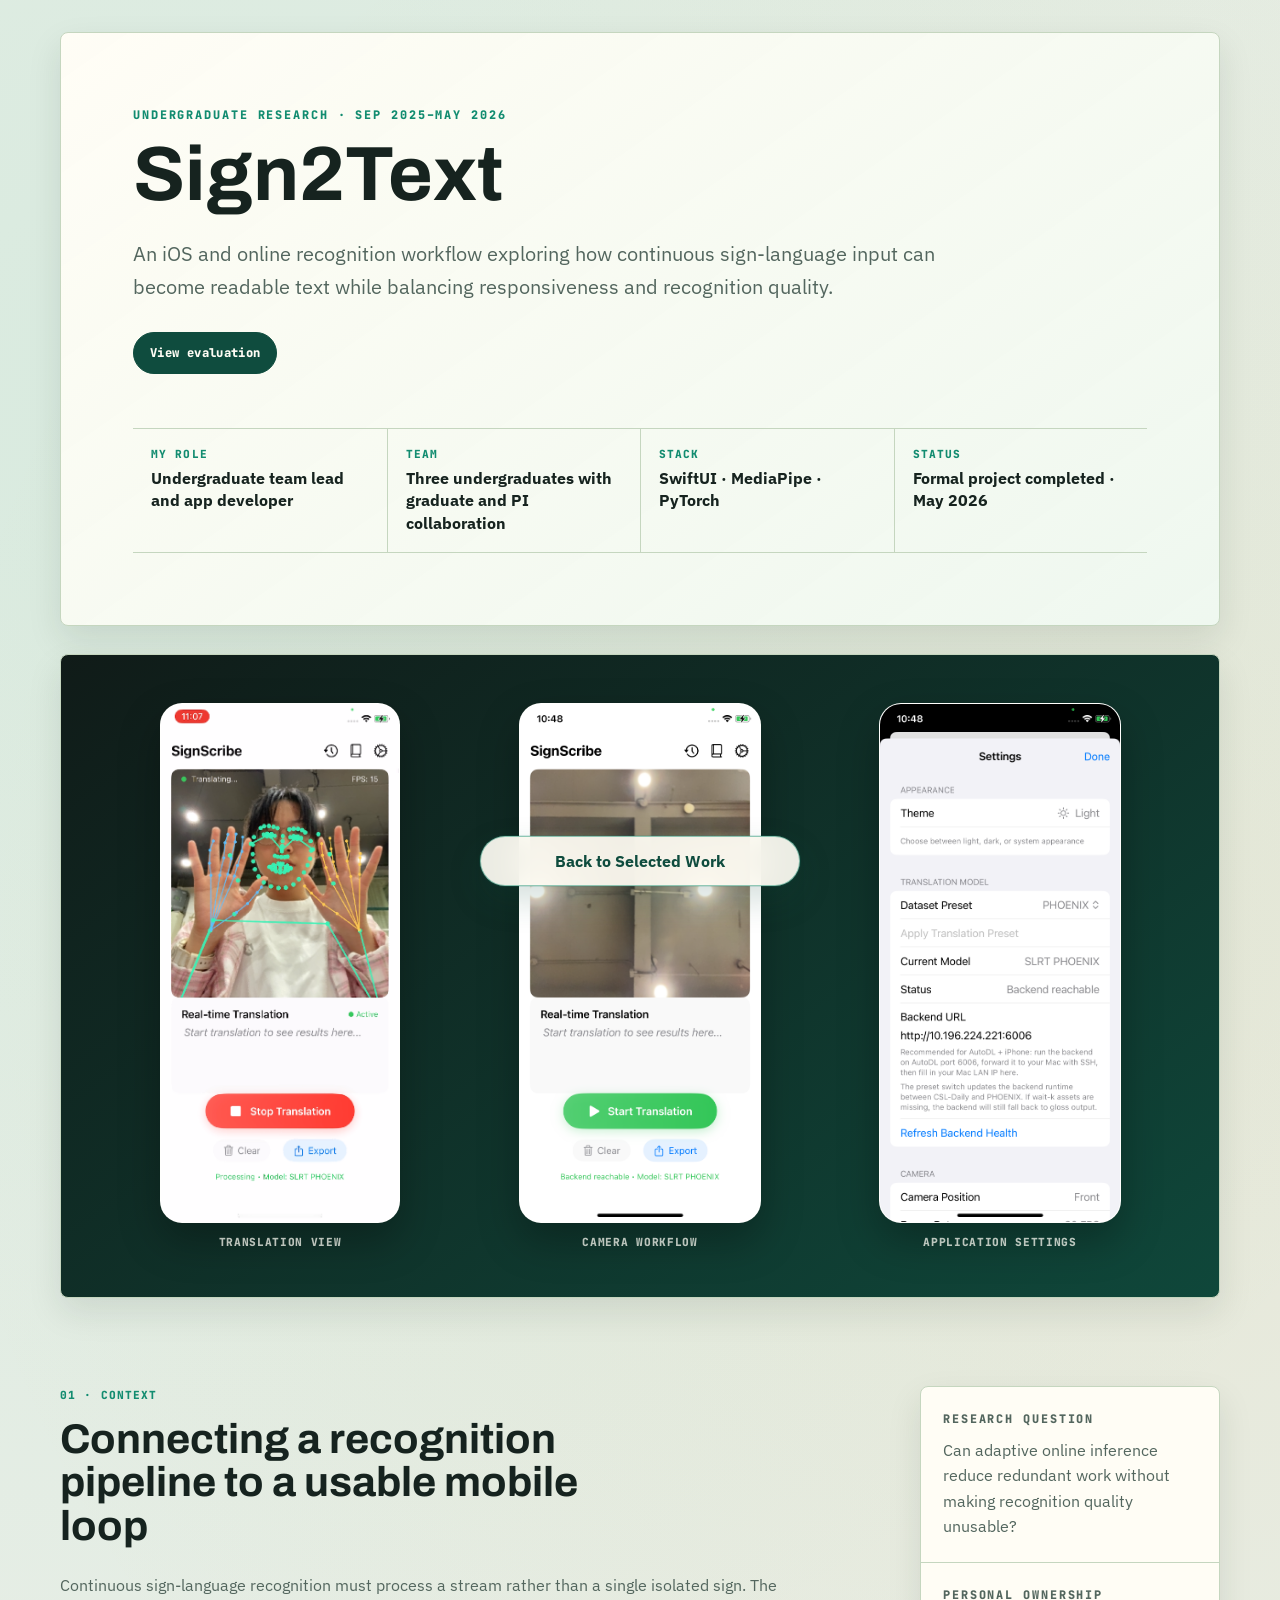
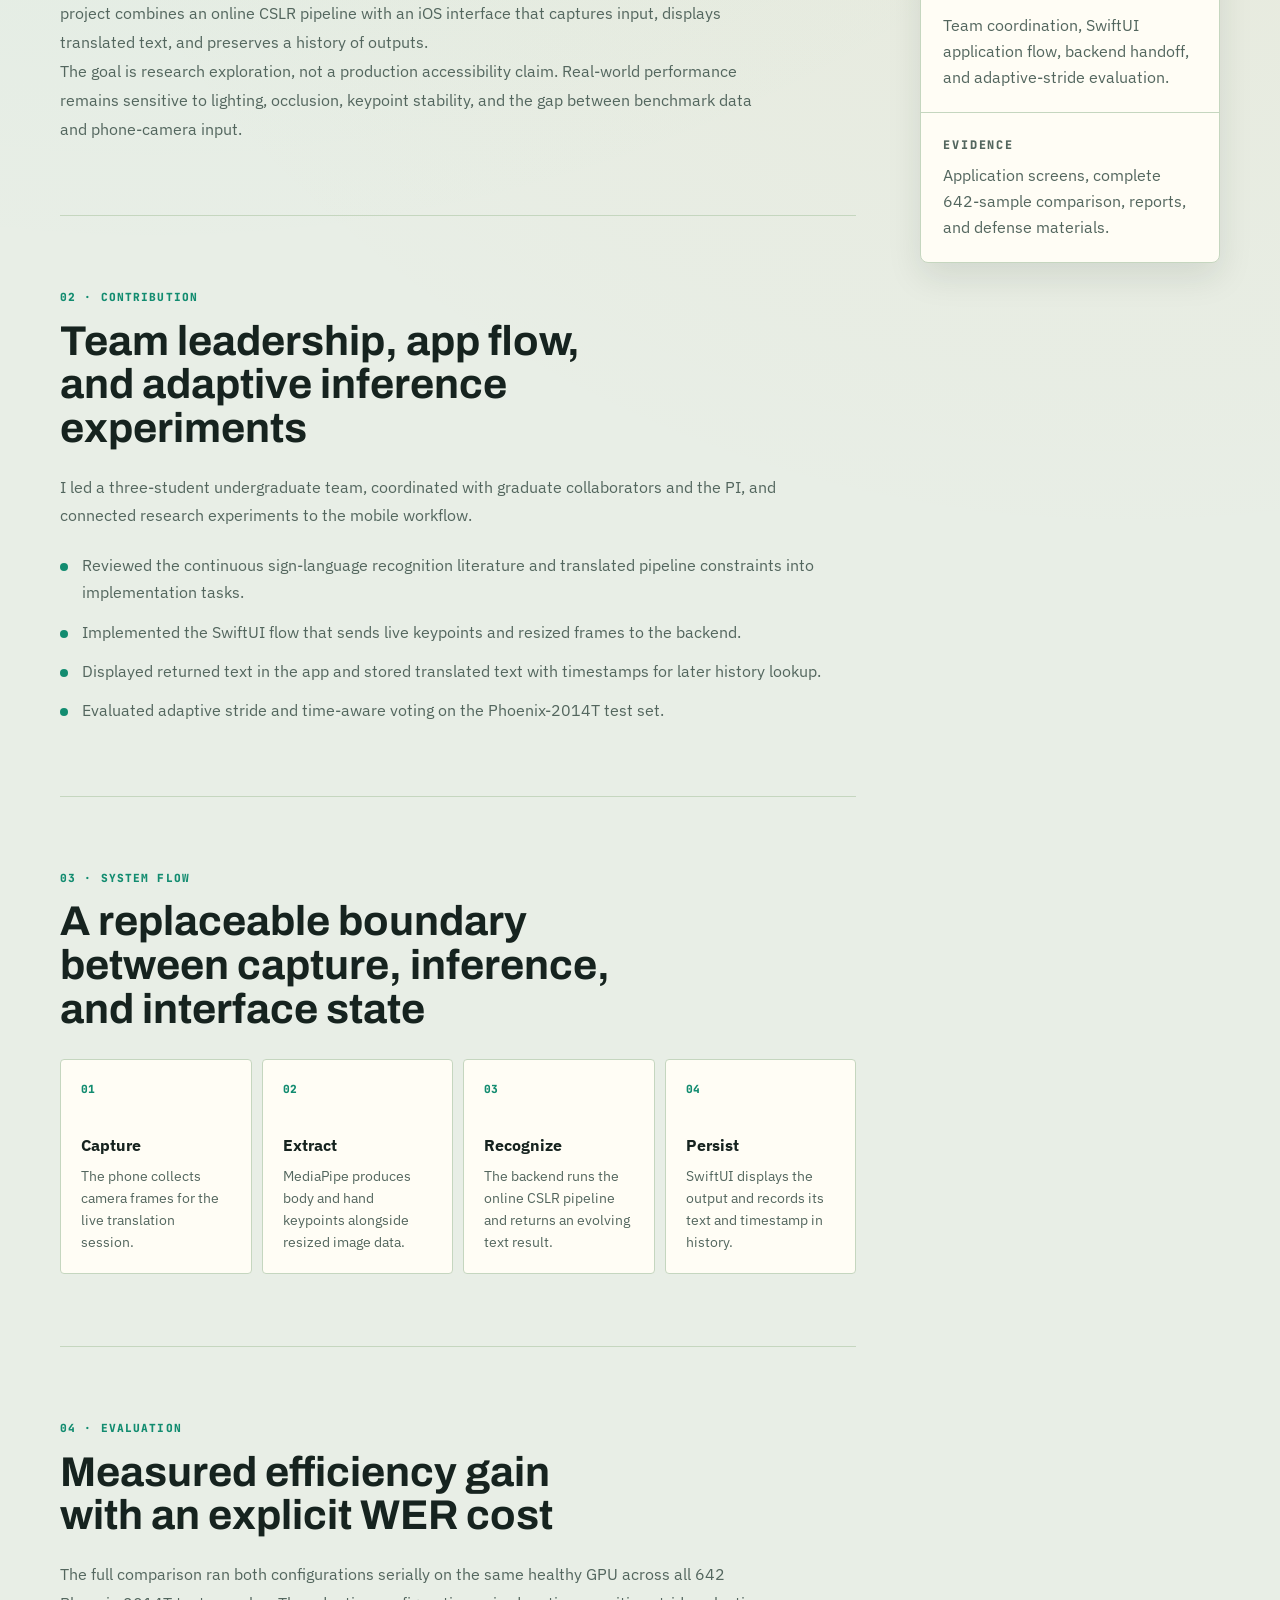
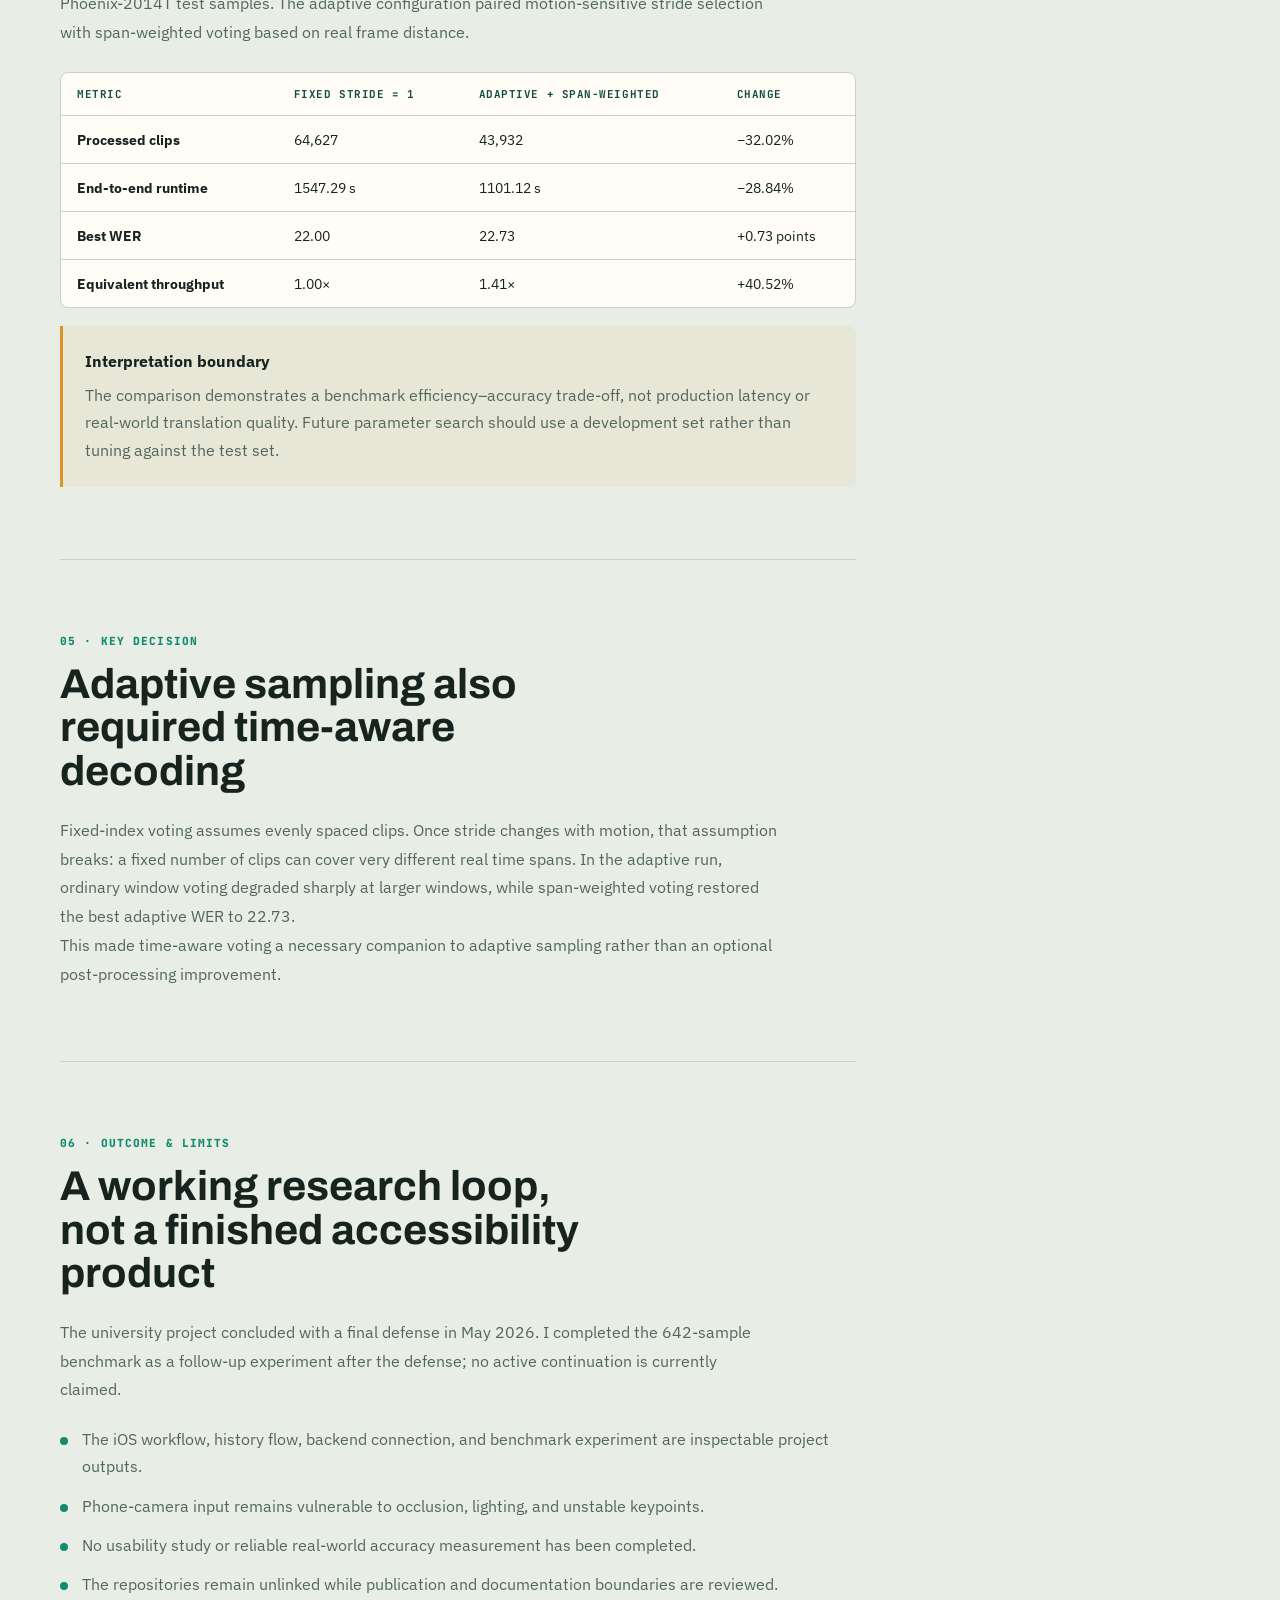
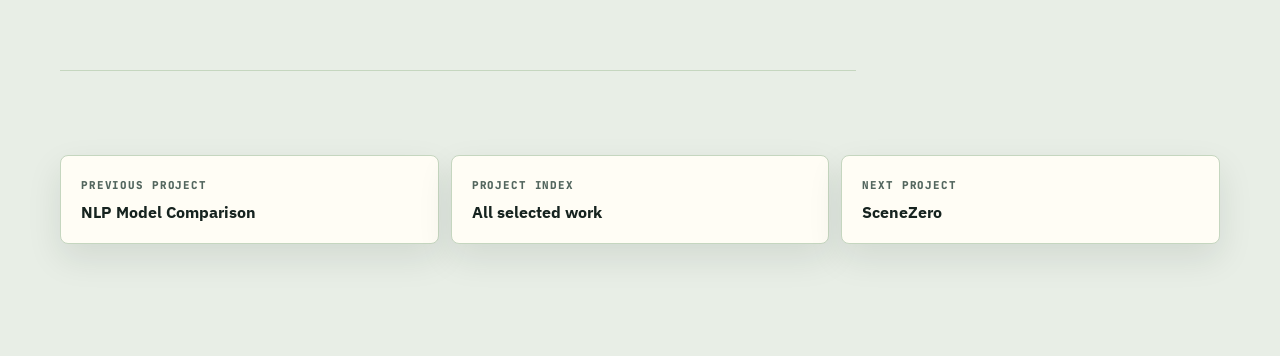
<file: project-sign-language.html>
<!DOCTYPE html>
<html lang="en">
  <head>
    <meta charset="UTF-8" />
    <meta name="viewport" content="width=device-width, initial-scale=1.0" />
    <title>Sign2Text | Haojun Ma</title>
    <meta name="description" content="A completed undergraduate Sign2Text research project connecting an iOS workflow with continuous sign-language recognition experiments." />
    <link rel="icon" type="image/svg+xml" href="assets/favicon.svg" />
    <link rel="preconnect" href="https://fonts.googleapis.com" />
    <link rel="preconnect" href="https://fonts.gstatic.com" crossorigin />
    <link href="https://fonts.googleapis.com/css2?family=Archivo:wght@500;600;700;800&amp;family=IBM+Plex+Sans:wght@400;500;600;700&amp;family=JetBrains+Mono:wght@600;700&amp;display=swap" rel="stylesheet" />
    <link rel="stylesheet" href="style.css?v=20260721-outreach-release" />
  </head>
  <body class="case-study-page">
    <div class="detail-shell case-study-shell">
      <div class="detail-header"><a class="text-link" href="index.html#projects">Back to Selected Work</a></div>
      <main>
        <header class="case-study-hero">
          <p class="eyebrow">Undergraduate Research · Sep 2025–May 2026</p>
          <h1>Sign2Text</h1>
          <p class="case-study-lede">An iOS and online recognition workflow exploring how continuous sign-language input can become readable text while balancing responsiveness and recognition quality.</p>
          <div class="case-study-actions"><a class="button-link button-link-primary" href="#evaluation">View evaluation</a></div>
          <dl class="case-study-facts">
            <div><dt>My role</dt><dd>Undergraduate team lead and app developer</dd></div>
            <div><dt>Team</dt><dd>Three undergraduates with graduate and PI collaboration</dd></div>
            <div><dt>Stack</dt><dd>SwiftUI · MediaPipe · PyTorch</dd></div>
            <div><dt>Status</dt><dd>Formal project completed · May 2026</dd></div>
          </dl>
        </header>

        <div class="phone-gallery" aria-label="Sign2Text application screens">
          <figure><img src="assets/images/projects/sign2text/translation-screen.png" alt="Sign2Text camera view showing a translated phrase" width="519" height="1125" /><figcaption>Translation view</figcaption></figure>
          <figure><img src="assets/images/projects/sign2text/camera-screen.png" alt="Sign2Text camera interface before translation starts" width="1125" height="2436" /><figcaption>Camera workflow</figcaption></figure>
          <figure><img src="assets/images/projects/sign2text/settings-screen.png" alt="Sign2Text settings interface" width="1125" height="2436" /><figcaption>Application settings</figcaption></figure>
        </div>

        <div class="case-study-layout">
          <article class="case-study-content">
            <section class="case-study-section" aria-labelledby="sign-context">
              <p class="case-study-index">01 · Context</p>
              <h2 id="sign-context">Connecting a recognition pipeline to a usable mobile loop</h2>
              <p>Continuous sign-language recognition must process a stream rather than a single isolated sign. The project combines an online CSLR pipeline with an iOS interface that captures input, displays translated text, and preserves a history of outputs.</p>
              <p>The goal is research exploration, not a production accessibility claim. Real-world performance remains sensitive to lighting, occlusion, keypoint stability, and the gap between benchmark data and phone-camera input.</p>
            </section>

            <section class="case-study-section" aria-labelledby="sign-contribution">
              <p class="case-study-index">02 · Contribution</p>
              <h2 id="sign-contribution">Team leadership, app flow, and adaptive inference experiments</h2>
              <p>I led a three-student undergraduate team, coordinated with graduate collaborators and the PI, and connected research experiments to the mobile workflow.</p>
              <ul class="case-study-list">
                <li>Reviewed the continuous sign-language recognition literature and translated pipeline constraints into implementation tasks.</li>
                <li>Implemented the SwiftUI flow that sends live keypoints and resized frames to the backend.</li>
                <li>Displayed returned text in the app and stored translated text with timestamps for later history lookup.</li>
                <li>Evaluated adaptive stride and time-aware voting on the Phoenix-2014T test set.</li>
              </ul>
            </section>

            <section class="case-study-section" aria-labelledby="sign-flow">
              <p class="case-study-index">03 · System flow</p>
              <h2 id="sign-flow">A replaceable boundary between capture, inference, and interface state</h2>
              <ol class="architecture-flow" aria-label="Sign2Text system flow">
                <li><span>01</span><strong>Capture</strong><p>The phone collects camera frames for the live translation session.</p></li>
                <li><span>02</span><strong>Extract</strong><p>MediaPipe produces body and hand keypoints alongside resized image data.</p></li>
                <li><span>03</span><strong>Recognize</strong><p>The backend runs the online CSLR pipeline and returns an evolving text result.</p></li>
                <li><span>04</span><strong>Persist</strong><p>SwiftUI displays the output and records its text and timestamp in history.</p></li>
              </ol>
            </section>

            <section class="case-study-section" id="evaluation" aria-labelledby="sign-evaluation">
              <p class="case-study-index">04 · Evaluation</p>
              <h2 id="sign-evaluation">Measured efficiency gain with an explicit WER cost</h2>
              <p>The full comparison ran both configurations serially on the same healthy GPU across all 642 Phoenix-2014T test samples. The adaptive configuration paired motion-sensitive stride selection with span-weighted voting based on real frame distance.</p>
              <div class="comparison-table-wrap">
                <table class="comparison-table">
                  <thead><tr><th>Metric</th><th>Fixed stride = 1</th><th>Adaptive + span-weighted</th><th>Change</th></tr></thead>
                  <tbody>
                    <tr><th>Processed clips</th><td>64,627</td><td>43,932</td><td>−32.02%</td></tr>
                    <tr><th>End-to-end runtime</th><td>1547.29 s</td><td>1101.12 s</td><td>−28.84%</td></tr>
                    <tr><th>Best WER</th><td>22.00</td><td>22.73</td><td>+0.73 points</td></tr>
                    <tr><th>Equivalent throughput</th><td>1.00×</td><td>1.41×</td><td>+40.52%</td></tr>
                  </tbody>
                </table>
              </div>
              <aside class="case-study-note"><strong>Interpretation boundary</strong><p>The comparison demonstrates a benchmark efficiency–accuracy trade-off, not production latency or real-world translation quality. Future parameter search should use a development set rather than tuning against the test set.</p></aside>
            </section>

            <section class="case-study-section" aria-labelledby="sign-decision">
              <p class="case-study-index">05 · Key decision</p>
              <h2 id="sign-decision">Adaptive sampling also required time-aware decoding</h2>
              <p>Fixed-index voting assumes evenly spaced clips. Once stride changes with motion, that assumption breaks: a fixed number of clips can cover very different real time spans. In the adaptive run, ordinary window voting degraded sharply at larger windows, while span-weighted voting restored the best adaptive WER to 22.73.</p>
              <p>This made time-aware voting a necessary companion to adaptive sampling rather than an optional post-processing improvement.</p>
            </section>

            <section class="case-study-section" aria-labelledby="sign-limits">
              <p class="case-study-index">06 · Outcome &amp; limits</p>
              <h2 id="sign-limits">A working research loop, not a finished accessibility product</h2>
              <p>The university project concluded with a final defense in May 2026. I completed the 642-sample benchmark as a follow-up experiment after the defense; no active continuation is currently claimed.</p>
              <ul class="case-study-list">
                <li>The iOS workflow, history flow, backend connection, and benchmark experiment are inspectable project outputs.</li>
                <li>Phone-camera input remains vulnerable to occlusion, lighting, and unstable keypoints.</li>
                <li>No usability study or reliable real-world accuracy measurement has been completed.</li>
                <li>The repositories remain unlinked while publication and documentation boundaries are reviewed.</li>
              </ul>
            </section>
          </article>

          <aside class="case-study-aside" aria-label="Sign2Text case study summary">
            <div><p class="eyebrow">Research question</p><p>Can adaptive online inference reduce redundant work without making recognition quality unusable?</p></div>
            <div><p class="eyebrow">Personal ownership</p><p>Team coordination, SwiftUI application flow, backend handoff, and adaptive-stride evaluation.</p></div>
            <div><p class="eyebrow">Evidence</p><p>Application screens, complete 642-sample comparison, reports, and defense materials.</p></div>
          </aside>
        </div>

        <nav class="case-study-pagination" aria-label="Project navigation">
          <a href="project-nlp-models.html"><span>Previous project</span><strong>NLP Model Comparison</strong></a>
          <a href="index.html#projects"><span>Project index</span><strong>All selected work</strong></a>
          <a href="project-scenezero.html"><span>Next project</span><strong>SceneZero</strong></a>
        </nav>
      </main>
    </div>
  </body>
</html>
</file>
<file: style.css>
:root {
  --bg: #e8eee6;
  --surface: #fffdf5;
  --surface-warm: #f7f5e9;
  --surface-soft: #d7e6d8;
  --surface-tint: #edf7ef;
  --surface-ink: #101b18;
  --text: #16231f;
  --muted: #53665e;
  --accent: #128c70;
  --accent-bright: #22c08b;
  --accent-dark: #0f4c3e;
  --accent-2: #1f7da1;
  --accent-warm: #d69728;
  --accent-warm-bright: #f0b84a;
  --line: #c5d6bf;
  --line-strong: #8fb38e;
  --shadow: 0 14px 34px rgba(22, 35, 31, 0.1);
  --shadow-strong: 0 24px 62px rgba(15, 33, 27, 0.18);
  --radius: 8px;
  --page-max: 1080px;
  --content-max: 960px;
  --content-inset: clamp(24px, 4vw, 64px);
  --page-gutter: clamp(40px, 8vw, 128px);
}

* {
  box-sizing: border-box;
}

html {
  scroll-behavior: smooth;
}

body {
  position: relative;
  margin: 0;
  min-height: 100vh;
  overflow-x: clip;
  font-family: "IBM Plex Sans", sans-serif;
  color: var(--text);
  background:
    linear-gradient(rgba(15, 76, 62, 0.035) 1px, transparent 1px),
    linear-gradient(90deg, rgba(15, 76, 62, 0.03) 1px, transparent 1px),
    linear-gradient(180deg, rgba(255, 253, 245, 0.74), rgba(232, 238, 230, 0) 420px),
    var(--bg);
  background-size: 72px 72px, 72px 72px, auto, auto;
}

::selection {
  background: var(--surface-ink);
  color: var(--surface);
}

a {
  color: inherit;
  text-decoration: none;
  overflow-wrap: anywhere;
}

a:focus-visible,
button:focus-visible {
  outline: 3px solid rgba(34, 192, 139, 0.46);
  outline-offset: 3px;
}

.page-shell {
  position: relative;
  z-index: 1;
  width: min(var(--page-max), calc(100% - var(--page-gutter)));
  margin: 0 auto;
  padding: 0 0 64px;
}

#top {
  width: min(var(--content-max), calc(100% - var(--content-inset)));
  margin: 0 auto;
}

.page-frame {
  position: fixed;
  inset: 0 auto 0 50%;
  z-index: 0;
  width: min(var(--page-max), calc(100% - var(--page-gutter)));
  pointer-events: none;
  transform: translateX(-50%);
}

.page-frame::before,
.page-frame::after {
  content: "";
  position: absolute;
  top: 0;
  bottom: 0;
  width: 1px;
  background: linear-gradient(180deg, transparent, rgba(15, 76, 62, 0.22) 14%, rgba(15, 76, 62, 0.16) 82%, transparent);
}

.page-frame::before {
  left: 0;
}

.page-frame::after {
  right: 0;
}

.site-header {
  position: sticky;
  top: 0;
  z-index: 10;
  display: grid;
  grid-template-columns: minmax(120px, 1fr) auto minmax(120px, 1fr);
  align-items: center;
  gap: 24px;
  width: 100vw;
  margin-left: calc(50% - 50vw);
  padding: 12px max(18px, calc((100vw - var(--page-max)) / 2));
  border-bottom: 1px solid rgba(143, 179, 142, 0.48);
  background: rgba(255, 253, 245, 0.9);
  box-shadow: 0 10px 28px rgba(22, 35, 31, 0.08);
  backdrop-filter: blur(16px);
}

.brand {
  font-family: "Archivo", sans-serif;
  font-size: 1.05rem;
  font-weight: 700;
  letter-spacing: 0;
}

.site-nav {
  display: flex;
  flex-wrap: nowrap;
  justify-content: center;
  gap: 2px;
  padding: 3px;
  border: 1px solid rgba(15, 76, 62, 0.14);
  border-radius: 999px;
  background: rgba(16, 27, 24, 0.04);
}

.site-nav a {
  display: inline-flex;
  align-items: center;
  justify-content: center;
  min-width: 76px;
  min-height: 32px;
  padding: 0 12px;
  border-radius: 999px;
  color: var(--muted);
  font-family: "JetBrains Mono", monospace;
  font-size: 0.72rem;
  font-weight: 800;
  text-transform: uppercase;
  white-space: nowrap;
  overflow-wrap: normal;
  transition: color 160ms ease, background-color 160ms ease, box-shadow 160ms ease;
}

.site-nav a:hover,
.site-nav a:focus-visible,
.site-nav a.is-active {
  background: rgba(255, 253, 245, 0.94);
  color: var(--accent-dark);
  box-shadow: 0 6px 16px rgba(15, 76, 62, 0.08);
}

.site-nav a.is-active {
  background: linear-gradient(135deg, rgba(34, 192, 139, 0.22), rgba(214, 151, 40, 0.12)), var(--surface);
  color: var(--accent-dark);
  box-shadow: 0 0 0 1px rgba(18, 140, 112, 0.26), 0 10px 24px rgba(18, 140, 112, 0.16);
}

.site-menu {
  position: relative;
  display: none;
  justify-self: end;
}

.site-menu summary {
  display: inline-flex;
  flex-direction: column;
  align-items: center;
  justify-content: center;
  width: 40px;
  height: 40px;
  border: 1px solid rgba(15, 76, 62, 0.18);
  border-radius: 999px;
  background: rgba(16, 27, 24, 0.06);
  cursor: pointer;
  list-style: none;
  transition: background-color 160ms ease, border-color 160ms ease, box-shadow 160ms ease;
}

.site-menu summary::-webkit-details-marker {
  display: none;
}

.site-menu summary::marker {
  content: "";
}

.site-menu summary span {
  display: block;
  width: 16px;
  height: 2px;
  margin: 2px 0;
  border-radius: 999px;
  background: var(--accent-dark);
  transition: transform 180ms ease, opacity 180ms ease;
}

.site-menu[open] summary,
.site-menu summary:hover,
.site-menu summary:focus-visible {
  border-color: rgba(18, 140, 112, 0.58);
  background: var(--surface);
  box-shadow: 0 0 0 1px rgba(18, 140, 112, 0.18), 0 10px 24px rgba(18, 140, 112, 0.14);
}

.site-menu[open] summary span:nth-child(1) {
  transform: translateY(6px) rotate(45deg);
}

.site-menu[open] summary span:nth-child(2) {
  opacity: 0;
}

.site-menu[open] summary span:nth-child(3) {
  transform: translateY(-6px) rotate(-45deg);
}

.mobile-menu-panel {
  position: absolute;
  top: calc(100% + 10px);
  right: 0;
  z-index: 20;
  display: grid;
  min-width: 220px;
  padding: 8px;
  border: 1px solid rgba(143, 179, 142, 0.74);
  border-radius: var(--radius);
  background: rgba(255, 253, 245, 0.96);
  box-shadow: var(--shadow-strong);
  backdrop-filter: blur(16px);
}

.mobile-menu-panel a {
  display: flex;
  align-items: center;
  min-height: 42px;
  padding: 0 14px;
  border-radius: calc(var(--radius) - 2px);
  color: var(--muted);
  font-family: "JetBrains Mono", monospace;
  font-size: 0.78rem;
  font-weight: 800;
  text-transform: uppercase;
  white-space: nowrap;
  overflow-wrap: normal;
  transition: color 160ms ease, background-color 160ms ease;
}

.mobile-menu-panel a:hover,
.mobile-menu-panel a:focus-visible,
.mobile-menu-panel a.is-active {
  background: linear-gradient(135deg, rgba(34, 192, 139, 0.2), rgba(214, 151, 40, 0.11)), var(--surface);
  color: var(--accent-dark);
}

.site-status {
  display: inline-flex;
  justify-self: end;
  align-items: center;
  gap: 10px;
  min-height: 36px;
  color: var(--accent-dark);
  font-family: "JetBrains Mono", monospace;
  font-size: 0.72rem;
  font-weight: 800;
  letter-spacing: 0.12em;
}

.site-status i {
  width: 9px;
  height: 9px;
  border-radius: 999px;
  background: var(--accent-bright);
  box-shadow: 0 0 14px rgba(34, 192, 139, 0.62);
  animation: statusPulse 1.8s ease-in-out infinite;
}

.site-footer {
  width: min(var(--content-max), calc(100% - var(--content-inset)));
  margin: 22px auto 0;
  padding-top: 18px;
  border-top: 1px solid rgba(15, 76, 62, 0.14);
  color: var(--muted);
  text-align: center;
}

.site-footer p {
  margin: 0;
  font-family: "JetBrains Mono", monospace;
  font-size: 0.72rem;
  font-weight: 700;
  letter-spacing: 0.06em;
}

@keyframes statusPulse {
  0%,
  100% {
    transform: scale(0.85);
    opacity: 0.72;
  }

  50% {
    transform: scale(1);
    opacity: 1;
  }
}

.hero {
  position: relative;
  display: block;
  padding: 48px 0 16px;
}

.hero-copy,
.hero-panel,
.interest-card,
.project-card,
.section-split > div,
.contact-card {
  border: 1px solid var(--line);
  border-radius: var(--radius);
  background: var(--surface);
  box-shadow: var(--shadow);
}

.hero-copy {
  position: relative;
  z-index: 1;
  padding: clamp(30px, 4vw, 48px);
  background:
    linear-gradient(135deg, rgba(255, 253, 245, 0.96), rgba(247, 245, 233, 0.88)),
    var(--surface-warm);
}

.hero-copy-layout {
  display: grid;
  grid-template-columns: minmax(0, 1fr) clamp(150px, 18vw, 216px);
  column-gap: clamp(18px, 3vw, 34px);
  row-gap: 18px;
  align-items: start;
}

.hero-intro {
  grid-column: 1;
  grid-row: 1;
  align-self: start;
}

.hero-photo-slot {
  grid-column: 2;
  grid-row: 1 / span 2;
  overflow: hidden;
  aspect-ratio: 1392 / 1778;
  border: 1px solid var(--line-strong);
  border-radius: var(--radius);
  background: var(--surface-soft);
  box-shadow: 0 18px 40px rgba(15, 76, 62, 0.14);
}

.hero-photo {
  display: block;
  width: 100%;
  height: 100%;
  object-fit: cover;
  object-position: 50% 0%;
}

.hero-panel {
  padding: 28px;
  background:
    linear-gradient(145deg, rgba(18, 140, 112, 0.16), rgba(214, 151, 40, 0.13)),
    var(--surface-soft);
}

.eyebrow,
.panel-label,
.project-tag {
  margin: 0 0 12px;
  text-transform: uppercase;
  letter-spacing: 0.16em;
  font-size: 0.74rem;
  font-weight: 800;
  font-family: "JetBrains Mono", monospace;
  color: var(--accent);
}

h1,
h2,
h3 {
  margin: 0;
  line-height: 1.05;
  overflow-wrap: anywhere;
}

h1,
h2,
h3 {
  font-family: "Archivo", sans-serif;
  letter-spacing: 0;
}

h1 {
  max-width: 14ch;
  font-size: clamp(2.45rem, 5.8vw, 4.8rem);
}

.hero-kicker {
  margin: 0 0 12px;
  text-transform: uppercase;
  letter-spacing: 0.12em;
  font-size: 0.75rem;
  font-weight: 800;
  font-family: "JetBrains Mono", monospace;
  color: var(--accent);
}

.hero-name {
  max-width: none;
  font-size: clamp(2.65rem, 6.4vw, 5rem);
  letter-spacing: 0;
}

h2 {
  font-size: clamp(1.75rem, 3.2vw, 2.55rem);
}

h3 {
  font-size: 1.2rem;
}

p,
li,
span,
strong {
  line-height: 1.72;
  overflow-wrap: anywhere;
}

.hero-text,
.section p,
.project-card p,
.interest-card p,
.contact-section p,
.facts-list span,
.bullet-list li,
.project-card li {
  color: var(--muted);
}

.hero-text {
  max-width: 64ch;
  margin: 0;
  font-size: 1rem;
}

.hero-text-wide {
  grid-column: 1;
  grid-row: 2;
  max-width: none;
  margin-top: 0;
}

.hero-actions {
  grid-column: 1 / -1;
  display: flex;
  flex-wrap: wrap;
  gap: 10px;
  margin-top: 2px;
}

.button-link {
  display: inline-flex;
  align-items: center;
  justify-content: center;
  min-height: 42px;
  padding: 0 16px;
  border: 1px solid var(--line-strong);
  border-radius: 999px;
  background: rgba(255, 253, 245, 0.74);
  color: var(--accent-dark);
  font-family: "JetBrains Mono", monospace;
  font-size: 0.76rem;
  font-weight: 800;
  letter-spacing: 0.03em;
  transition: transform 160ms ease, border-color 160ms ease, background-color 160ms ease, box-shadow 160ms ease;
}

.button-link:hover,
.button-link:focus-visible {
  transform: translateY(-2px);
  border-color: var(--accent);
  box-shadow: 0 10px 24px rgba(15, 76, 62, 0.12);
}

.button-link-primary {
  border-color: var(--accent-dark);
  background: var(--accent-dark);
  color: var(--surface);
}

.button-link-primary:hover,
.button-link-primary:focus-visible {
  background: var(--accent);
  color: var(--surface);
}

.editable {
  color: var(--text);
  font-weight: 700;
}

.hero-tags {
  grid-column: 1 / -1;
  display: flex;
  flex-wrap: wrap;
  gap: 10px;
  margin: 4px 0 0;
  padding: 0;
  list-style: none;
}

.hero-facts-inline {
  grid-column: 1 / -1;
  display: grid;
  grid-template-columns: repeat(4, minmax(0, 1fr));
  gap: 0;
  margin: 4px 0 0;
  padding: 0;
  list-style: none;
  border-top: 1px solid rgba(15, 76, 62, 0.16);
  border-bottom: 1px solid rgba(15, 76, 62, 0.16);
}

.hero-facts-inline li {
  min-width: 0;
  padding: 14px 16px;
  border-left: 1px solid rgba(15, 76, 62, 0.14);
}

.hero-facts-inline li:first-child {
  border-left: 0;
}

.hero-facts-inline span,
.hero-facts-inline strong {
  display: block;
}

.hero-facts-inline span {
  margin-bottom: 4px;
  color: var(--muted);
  font-family: "JetBrains Mono", monospace;
  font-size: 0.68rem;
  font-weight: 800;
  letter-spacing: 0.12em;
  text-transform: uppercase;
}

.hero-facts-inline strong {
  color: var(--text);
  font-size: 0.95rem;
  line-height: 1.35;
}

.hero-tags li,
.project-meta-row span {
  display: inline-flex;
  align-items: center;
  min-height: 30px;
  padding: 0 11px;
  border: 1px solid rgba(18, 140, 112, 0.3);
  border-radius: 999px;
  background: rgba(18, 140, 112, 0.1);
  color: var(--accent-dark);
  font-size: 0.78rem;
  font-weight: 800;
  font-family: "JetBrains Mono", monospace;
}

.facts-list,
.bullet-list,
.project-card ul {
  margin: 0;
  padding: 0;
  list-style: none;
}

.facts-list li {
  display: flex;
  justify-content: space-between;
  align-items: flex-start;
  gap: 16px;
  padding: 13px 0;
  border-top: 1px solid var(--line);
}

.facts-list li:first-child {
  border-top: 0;
}

.facts-list strong {
  text-align: right;
}

.section {
  position: relative;
  overflow: visible;
  margin-top: clamp(36px, 5vw, 56px);
  padding: clamp(38px, 6vw, 72px) 0;
}

.hero + .section {
  margin-top: clamp(28px, 4vw, 44px);
}

.section::before {
  content: "";
  position: absolute;
  top: 0;
  left: 50%;
  width: min(156px, 28vw);
  height: 2px;
  border-radius: 999px;
  background: linear-gradient(90deg, var(--accent), var(--accent-warm));
  transform: translateX(-50%);
}

.section-heading {
  display: grid;
  gap: 12px;
  max-width: 760px;
  margin: 0 auto clamp(28px, 4vw, 42px);
  text-align: center;
}

.section-heading p:last-child {
  max-width: 68ch;
  margin: 0 auto;
}

#interests {
  margin-inline: calc(-1 * clamp(18px, 3vw, 32px));
  padding-inline: clamp(18px, 3vw, 32px);
  border-block: 1px solid rgba(214, 151, 40, 0.12);
  background:
    linear-gradient(180deg, rgba(255, 253, 245, 0), rgba(214, 151, 40, 0.055) 18%, rgba(214, 151, 40, 0.05) 82%, rgba(255, 253, 245, 0));
}

.contact-section {
  padding: clamp(44px, 6vw, 72px) clamp(22px, 5vw, 56px);
  border: 1px solid rgba(143, 179, 142, 0.24);
  border-radius: var(--radius);
  background:
    linear-gradient(145deg, rgba(16, 27, 24, 0.94), rgba(15, 76, 62, 0.9) 58%, rgba(31, 125, 161, 0.72)),
    var(--surface-ink);
  color: var(--surface);
}

.contact-section .eyebrow,
.contact-section p,
.contact-section span {
  color: rgba(255, 253, 245, 0.72);
}

.about-grid,
.section-split,
.interest-grid,
.project-grid,
.resource-index {
  display: grid;
  gap: 24px;
}

.about-grid,
.section-split,
.resource-index {
  grid-template-columns: repeat(2, minmax(0, 1fr));
}

.interest-grid {
  grid-template-columns: repeat(3, minmax(0, 1fr));
}

.interests-grid-structured {
  grid-template-columns: repeat(2, minmax(0, 1fr));
  align-items: stretch;
}

.interests-grid-extended {
  grid-template-columns: repeat(2, minmax(0, 1fr));
}

.project-grid {
  grid-template-columns: repeat(2, minmax(0, 1fr));
}

.technical-evidence-strip {
  display: grid;
  grid-template-columns: minmax(150px, 0.72fr) minmax(0, 1.35fr) minmax(220px, 1fr);
  gap: 0;
  overflow: hidden;
  margin-top: clamp(26px, 4vw, 40px);
  border: 1px solid var(--line);
  border-radius: var(--radius);
  background:
    linear-gradient(125deg, rgba(237, 247, 239, 0.96), rgba(255, 253, 245, 0.94) 52%, rgba(247, 245, 233, 0.9)),
    var(--surface);
  box-shadow: var(--shadow);
}

.technical-evidence-strip > div {
  min-width: 0;
  padding: clamp(22px, 3vw, 30px);
}

.technical-evidence-strip > div + div {
  border-left: 1px solid var(--line);
}

.technical-evidence-label {
  display: grid;
  align-content: space-between;
  gap: 28px;
}

.technical-evidence-label .eyebrow,
.technical-evidence-copy .project-tag {
  margin-bottom: 0;
}

.technical-evidence-label span {
  color: var(--muted);
  font-family: "JetBrains Mono", monospace;
  font-size: 0.72rem;
  font-weight: 700;
  letter-spacing: 0.06em;
  line-height: 1.5;
  text-transform: uppercase;
}

.technical-evidence-copy,
.technical-evidence-proof {
  display: grid;
  align-content: start;
  gap: 14px;
}

.technical-evidence-copy h3 {
  font-size: clamp(1.3rem, 2.2vw, 1.75rem);
}

.technical-evidence-copy > p:last-child,
.technical-evidence-proof p {
  margin: 0;
  color: var(--muted);
}

.technical-evidence-proof strong {
  color: var(--text);
}

.technical-evidence-proof .project-meta-row {
  margin: 4px 0 0;
}

.focus-strip {
  display: grid;
  grid-template-columns: repeat(3, minmax(0, 1fr));
  gap: 14px;
  margin-top: 26px;
}

.focus-strip div {
  min-width: 0;
  padding: 18px;
  border: 1px solid var(--line);
  border-radius: calc(var(--radius) - 4px);
  background: linear-gradient(145deg, rgba(237, 247, 239, 0.96), rgba(255, 253, 245, 0.82));
}

.focus-strip span {
  display: block;
  margin-bottom: 10px;
  color: var(--accent);
  font-size: 0.78rem;
  font-weight: 800;
}

.focus-strip strong {
  display: block;
  margin-bottom: 8px;
}

.focus-strip p {
  margin: 0;
  color: var(--muted);
}

.about-film {
  display: grid;
  gap: clamp(22px, 4vw, 34px);
}

.about-lede {
  max-width: 860px;
  margin: 0 auto;
  color: var(--muted);
  font-size: clamp(1rem, 1.4vw, 1.12rem);
  line-height: 1.75;
  text-align: center;
}

.film-strip {
  position: relative;
  display: grid;
  grid-template-columns: repeat(4, minmax(0, 1fr));
  gap: 0;
  overflow: hidden;
  border: 1px solid rgba(214, 151, 40, 0.48);
  border-radius: var(--radius);
  background:
    linear-gradient(135deg, rgba(16, 27, 24, 0.96), rgba(15, 76, 62, 0.9) 50%, rgba(214, 151, 40, 0.48)),
    var(--surface-ink);
  box-shadow: 0 24px 54px rgba(15, 33, 27, 0.18), 0 0 0 1px rgba(214, 151, 40, 0.14);
}

.film-strip::before,
.film-strip::after {
  content: "";
  position: absolute;
  left: 0;
  right: 0;
  height: 16px;
  background:
    radial-gradient(circle, rgba(255, 244, 213, 0.9) 0 3px, transparent 3.5px) 0 50% / 24px 12px repeat-x,
    linear-gradient(90deg, rgba(214, 151, 40, 0.18), rgba(255, 253, 245, 0.08), rgba(34, 192, 139, 0.1));
}

.film-strip::before {
  top: 0;
}

.film-strip::after {
  bottom: 0;
}

.film-frame {
  position: relative;
  display: grid;
  align-content: start;
  min-height: 224px;
  padding: 38px 22px 32px;
  border-left: 1px solid rgba(255, 244, 213, 0.18);
}

.film-frame:first-child {
  border-left: 0;
}

.film-frame span {
  margin-bottom: 18px;
  color: var(--accent-warm-bright);
  font-family: "JetBrains Mono", monospace;
  font-size: 0.72rem;
  font-weight: 800;
  letter-spacing: 0.14em;
  text-transform: uppercase;
  text-shadow: 0 0 18px rgba(214, 151, 40, 0.32);
}

.film-frame strong {
  margin-bottom: 10px;
  color: var(--surface);
  font-family: "Archivo", sans-serif;
  font-size: clamp(1rem, 1.45vw, 1.16rem);
  line-height: 1.16;
}

.film-frame p {
  margin: 0;
  color: rgba(255, 253, 245, 0.72);
  font-size: 0.9rem;
}

.interest-card,
.project-card,
.section-split > div,
.contact-card {
  min-width: 0;
}

.section-split > div,
.contact-card {
  padding: 24px;
}

.resource-section {
  padding-bottom: clamp(26px, 5vw, 52px);
}

.resource-index {
  border-top: 1px solid rgba(15, 76, 62, 0.18);
  border-bottom: 1px solid rgba(15, 76, 62, 0.18);
}

.resource-index > div {
  min-width: 0;
  padding: clamp(20px, 3vw, 28px);
}

.resource-index > div + div {
  border-left: 1px solid rgba(15, 76, 62, 0.18);
}

.resource-index .eyebrow {
  margin-bottom: 16px;
}

.interest-card {
  position: relative;
  display: grid;
  gap: 0;
  overflow: hidden;
  cursor: pointer;
  transition: transform 220ms ease, box-shadow 220ms ease, border-color 220ms ease, background-color 220ms ease;
}

.project-card {
  overflow: hidden;
  cursor: pointer;
  background: var(--surface);
  transition: transform 220ms ease, box-shadow 220ms ease, border-color 220ms ease, background-color 220ms ease;
}

.interest-card:hover,
.interest-card:focus-within,
.project-card:hover,
.project-card:focus-within {
  transform: translateY(-6px);
  border-color: rgba(91, 139, 91, 0.86);
  background: #ffffff;
  box-shadow: 0 0 0 1px rgba(91, 139, 91, 0.32), 0 0 28px rgba(136, 171, 117, 0.24), var(--shadow-strong);
}

.interest-card-static {
  cursor: default;
}

.interest-card-static:hover,
.interest-card-static:focus-within,
.interest-card-static:active {
  transform: none;
  border-color: var(--line);
  background: var(--surface);
  box-shadow: var(--shadow);
}

.interest-card-static:hover .interest-card-media,
.interest-card-static:focus-within .interest-card-media {
  transform: none;
  border-color: transparent;
  background: var(--surface-soft);
}

.project-card-static {
  cursor: default;
}

.project-card-static:hover,
.project-card-static:focus-within {
  transform: none;
  border-color: var(--line);
  background: var(--surface);
  box-shadow: var(--shadow);
}

.interest-card:active,
.project-card:active,
.detail-header .text-link:active,
.site-nav a:active {
  transform: translateY(-2px) scale(0.995);
}

.interest-card-media {
  margin-bottom: 0;
  height: 220px;
  min-height: 0;
  transition: transform 220ms ease, border-color 220ms ease, background-color 220ms ease;
}

.interest-card:hover .interest-card-media,
.interest-card:focus-within .interest-card-media {
  transform: scale(1.018);
  border-color: rgba(91, 139, 91, 0.24);
  background: #e7f2ea;
}

.interest-card-copy {
  display: grid;
  align-content: start;
  gap: 10px;
  min-height: 148px;
  padding: 24px;
}

.interest-card-copy .project-tag {
  margin-bottom: 2px;
}

.interest-card-copy h3 {
  line-height: 1.15;
}

.interest-card-copy > p:last-child {
  margin: 0;
  color: var(--muted);
}

.interest-card-exploration .interest-card-media {
  height: clamp(240px, 28vw, 320px);
}

.interest-card-practice {
  grid-template-columns: minmax(150px, 0.82fr) minmax(0, 1.18fr);
}

.interest-card-practice .interest-card-media {
  height: auto;
  min-height: 190px;
}

.interest-card-practice .interest-card-copy {
  min-height: 190px;
}

.interest-card-practice .media-placeholder > span {
  padding: 24px;
  font-family: "Archivo", sans-serif;
  font-size: clamp(1rem, 1.8vw, 1.35rem);
  line-height: 1.2;
}

.project-card-featured {
  grid-column: span 2;
  background: var(--surface);
}

.project-card > :not(.media-placeholder) {
  margin-left: 24px;
  margin-right: 24px;
}

.project-card > .project-tag {
  margin-top: 24px;
}

.project-card h3 {
  margin-top: 0;
}

.project-proof {
  display: grid;
  gap: 0;
  margin-top: 18px;
  margin-bottom: 0;
  border-top: 1px solid var(--line);
  border-bottom: 1px solid var(--line);
}

.project-proof > div {
  display: grid;
  grid-template-columns: 92px minmax(0, 1fr);
  gap: 14px;
  padding: 12px 0;
}

.project-proof > div + div {
  border-top: 1px solid var(--line);
}

.project-proof dt {
  color: var(--accent-dark);
  font-family: "JetBrains Mono", monospace;
  font-size: 0.68rem;
  font-weight: 800;
  letter-spacing: 0.08em;
  text-transform: uppercase;
}

.project-proof dd {
  margin: 0;
  color: var(--muted);
  font-size: 0.9rem;
  line-height: 1.55;
}

.project-meta-row {
  display: flex;
  flex-wrap: wrap;
  gap: 8px;
  margin-top: 18px;
  margin-bottom: 24px;
}

.media-placeholder {
  display: grid;
  place-items: center;
  min-height: 180px;
  margin-bottom: 20px;
  border: 1px dashed var(--line);
  border-radius: var(--radius);
  background: var(--surface-soft);
  color: var(--muted);
  text-align: center;
  font-weight: 600;
  overflow: hidden;
}

.interest-card > .media-placeholder,
.project-card > .media-placeholder {
  margin-bottom: 0;
  border: 0;
  border-radius: 0;
}

.media-image {
  display: block;
  width: 100%;
  height: 100%;
  min-height: 0;
  object-fit: cover;
}

.media-image-contain {
  padding: 12px;
  background: #fffdf5;
  object-fit: contain;
}

.media-image-focus-top {
  object-fit: cover;
  object-position: 50% 22%;
}

.media-placeholder-large {
  min-height: 260px;
}

.project-card > .media-placeholder {
  min-height: 210px;
  aspect-ratio: 16 / 9;
}

.project-card-featured > .media-placeholder {
  min-height: 280px;
  aspect-ratio: 16 / 7;
}

.project-visual {
  position: relative;
  isolation: isolate;
  overflow: hidden;
  background:
    linear-gradient(135deg, rgba(16, 27, 24, 0.98), rgba(18, 140, 112, 0.84) 58%, rgba(31, 125, 161, 0.78)),
    var(--surface-soft);
}

.project-visual::before {
  content: "";
  position: absolute;
  inset: 18px;
  border: 1px solid rgba(248, 251, 248, 0.24);
  border-radius: calc(var(--radius) - 6px);
}

.phone-frame {
  position: relative;
  z-index: 1;
  width: 118px;
  height: 188px;
  padding: 18px 14px;
  border: 2px solid rgba(248, 251, 248, 0.82);
  border-radius: 28px;
  background: rgba(248, 251, 248, 0.12);
  box-shadow: 0 18px 44px rgba(15, 76, 62, 0.36);
}

.phone-frame span {
  display: block;
  height: 16px;
  margin-top: 14px;
  border-radius: 999px;
  background: rgba(248, 251, 248, 0.72);
}

.phone-frame span:first-child {
  width: 54%;
  margin-top: 18px;
}

.phone-frame span:nth-child(2) {
  width: 86%;
}

.phone-frame span:nth-child(3) {
  width: 68%;
}

.signal-lines {
  position: absolute;
  z-index: 0;
  right: 18%;
  top: 20%;
  display: grid;
  gap: 16px;
}

.signal-lines span {
  display: block;
  width: clamp(120px, 18vw, 220px);
  height: 2px;
  border-radius: 999px;
  background: rgba(248, 251, 248, 0.34);
  transform: rotate(-14deg);
}

.project-visual-metrics {
  gap: 24px;
}

.scenezero-visual {
  grid-template-columns: auto 40px auto 40px auto;
  gap: 12px;
  padding: 34px;
}

.scenezero-node {
  position: relative;
  z-index: 1;
  display: grid;
  place-items: center;
  width: clamp(76px, 8vw, 108px);
  aspect-ratio: 1;
  border: 1px solid rgba(255, 253, 245, 0.48);
  border-radius: 999px;
  background: rgba(255, 253, 245, 0.11);
  color: var(--surface);
  backdrop-filter: blur(8px);
}

.scenezero-node span {
  color: var(--accent-warm-bright);
  font-family: "JetBrains Mono", monospace;
  font-size: 0.68rem;
  line-height: 1;
}

.scenezero-node strong {
  font-size: 0.78rem;
  line-height: 1;
}

.scenezero-visual > i {
  width: 100%;
  height: 1px;
  background: rgba(255, 253, 245, 0.46);
}

.metric-orbit {
  display: grid;
  place-items: center;
  width: 142px;
  height: 142px;
  border: 1px solid rgba(248, 251, 248, 0.38);
  border-radius: 999px;
  color: #f8fbf8;
}

.metric-orbit strong {
  font-size: 2rem;
  line-height: 1;
}

.metric-orbit span {
  color: rgba(248, 251, 248, 0.72);
  font-size: 0.78rem;
  font-weight: 800;
}

.metric-bars {
  display: flex;
  align-items: end;
  gap: 9px;
  height: 118px;
}

.metric-bars span {
  width: 22px;
  border-radius: 999px 999px 0 0;
  background: linear-gradient(180deg, rgba(255, 253, 245, 0.82), rgba(214, 151, 40, 0.7));
}

.metric-bars span:nth-child(1) { height: 42%; }
.metric-bars span:nth-child(2) { height: 66%; }
.metric-bars span:nth-child(3) { height: 88%; }
.metric-bars span:nth-child(4) { height: 58%; }

.text-link {
  color: var(--accent);
  font-weight: 700;
}

.text-link:hover {
  color: var(--accent-dark);
}

.project-card ul {
  margin-top: 16px;
}

.project-card li,
.bullet-list li {
  position: relative;
  padding-left: 18px;
}

.project-card li::before,
.bullet-list li::before {
  content: "";
  position: absolute;
  left: 0;
  top: 12px;
  width: 7px;
  height: 7px;
  border-radius: 999px;
  background: var(--accent);
}

.contact-section {
  text-align: center;
}

.contact-card {
  display: grid;
  gap: 8px;
  justify-items: center;
  margin-top: 22px;
  background: var(--surface-soft);
}

.contact-section .contact-card {
  border-color: rgba(255, 253, 245, 0.2);
  background: rgba(255, 253, 245, 0.08);
  box-shadow: 0 18px 42px rgba(0, 0, 0, 0.18);
}

.contact-section .contact-card a,
.contact-section .contact-card span {
  color: var(--surface);
}

.contact-card a {
  position: relative;
  display: inline-flex;
  align-items: center;
  min-height: 34px;
  padding: 0 10px;
  border-radius: 999px;
  font-size: 1rem;
  font-weight: 800;
  transition: color 160ms ease, background-color 160ms ease, box-shadow 160ms ease, transform 160ms ease;
}

.contact-card a::after {
  content: "";
  position: absolute;
  left: 12px;
  right: 12px;
  bottom: 5px;
  height: 2px;
  border-radius: 999px;
  background: var(--accent-warm-bright);
  opacity: 0;
  transform: scaleX(0.38);
  transform-origin: center;
  transition: opacity 160ms ease, transform 180ms ease;
}

.contact-section .contact-card a:hover,
.contact-section .contact-card a:focus-visible {
  background: rgba(255, 244, 213, 0.12);
  box-shadow: 0 0 0 1px rgba(240, 184, 74, 0.22), 0 10px 24px rgba(0, 0, 0, 0.14);
  color: #fff8dd;
  transform: translateY(-2px);
}

.contact-section .contact-card a:hover::after,
.contact-section .contact-card a:focus-visible::after {
  opacity: 1;
  transform: scaleX(1);
}

.detail-shell {
  width: min(980px, calc(100% - 32px));
  margin: 0 auto;
  padding: 32px 0 112px;
}

.detail-header {
  position: fixed;
  left: 50%;
  top: auto;
  right: auto;
  bottom: max(14px, env(safe-area-inset-bottom));
  z-index: 30;
  width: auto;
  display: flex;
  justify-content: center;
  align-items: center;
  padding: 0;
  border: 0;
  border-radius: 999px;
  background: transparent;
  box-shadow: none;
  transform: translateX(-50%);
  backdrop-filter: blur(16px);
}

.detail-header .text-link {
  display: inline-flex;
  justify-content: center;
  align-items: center;
  min-width: min(320px, calc(100vw - 32px));
  min-height: 50px;
  padding: 0 28px;
  border: 1px solid rgba(18, 140, 112, 0.46);
  border-radius: 999px;
  background: rgba(255, 253, 245, 0.92);
  box-shadow: 0 0 0 1px rgba(18, 140, 112, 0.16), 0 14px 34px rgba(15, 76, 62, 0.18);
  color: var(--accent-dark);
  text-align: center;
  transition: background-color 160ms ease, border-color 160ms ease, box-shadow 160ms ease;
}

.detail-header .text-link:hover,
.detail-header .text-link:focus {
  border-color: rgba(18, 140, 112, 0.9);
  background: rgba(215, 230, 216, 0.96);
  box-shadow: 0 0 28px rgba(34, 192, 139, 0.32), 0 14px 34px rgba(15, 76, 62, 0.18);
}

.detail-grid {
  display: grid;
  grid-template-columns: minmax(0, 1.2fr) minmax(260px, 0.8fr);
  gap: 24px;
}

.detail-main,
.detail-side,
.detail-media {
  border: 1px solid var(--line);
  border-radius: var(--radius);
  background: var(--surface);
  box-shadow: var(--shadow);
}

.detail-main,
.detail-side {
  padding: 28px;
}

.detail-media {
  display: grid;
  place-items: center;
  min-height: 280px;
  margin-bottom: 24px;
  background: var(--surface-soft);
  color: var(--muted);
  text-align: center;
  font-weight: 600;
  overflow: hidden;
}

.detail-media img {
  display: block;
  width: 100%;
  max-height: 520px;
  object-fit: contain;
}

.detail-stack {
  display: grid;
  gap: 16px;
}

.detail-main .hero-title {
  max-width: none;
  height: auto;
  font-size: clamp(1.9rem, 4.2vw, 3.5rem);
}

.detail-list {
  margin: 0;
  padding-left: 18px;
  color: var(--muted);
}

.detail-list li + li {
  margin-top: 10px;
}

.detail-meta {
  display: grid;
  gap: 14px;
}

.detail-meta div {
  padding-top: 14px;
  border-top: 1px solid var(--line);
}

.detail-meta div:first-child {
  padding-top: 0;
  border-top: 0;
}

.detail-meta strong {
  display: block;
  margin-bottom: 4px;
}

.case-study-page {
  background:
    radial-gradient(circle at 12% 8%, rgba(34, 192, 139, 0.08), transparent 30%),
    radial-gradient(circle at 88% 18%, rgba(214, 151, 40, 0.08), transparent 28%),
    var(--bg);
}

.case-study-shell {
  width: min(1160px, calc(100% - 40px));
}

.case-study-hero {
  overflow: hidden;
  padding: clamp(38px, 6vw, 72px);
  border: 1px solid var(--line);
  border-radius: var(--radius);
  background:
    linear-gradient(145deg, rgba(255, 253, 245, 0.96), rgba(237, 247, 239, 0.9)),
    var(--surface);
  box-shadow: var(--shadow);
}

.case-study-hero h1 {
  max-width: 16ch;
  font-size: clamp(2.35rem, 6vw, 5.25rem);
  line-height: 0.98;
}

.case-study-lede {
  max-width: 68ch;
  margin: 24px 0 0;
  color: var(--muted);
  font-size: clamp(1.03rem, 1.8vw, 1.24rem);
  line-height: 1.7;
}

.case-study-actions {
  display: flex;
  flex-wrap: wrap;
  gap: 10px;
  margin-top: 28px;
}

.case-study-facts {
  display: grid;
  grid-template-columns: repeat(4, minmax(0, 1fr));
  gap: 0;
  margin: clamp(34px, 5vw, 54px) 0 0;
  border-top: 1px solid var(--line);
  border-bottom: 1px solid var(--line);
}

.case-study-facts > div {
  min-width: 0;
  padding: 18px;
  border-left: 1px solid var(--line);
}

.case-study-facts > div:first-child {
  border-left: 0;
}

.case-study-facts dt,
.case-study-index {
  color: var(--accent);
  font-family: "JetBrains Mono", monospace;
  font-size: 0.7rem;
  font-weight: 800;
  letter-spacing: 0.1em;
  text-transform: uppercase;
}

.case-study-facts dd {
  margin: 6px 0 0;
  color: var(--text);
  font-weight: 700;
  line-height: 1.4;
}

.case-study-figure {
  overflow: hidden;
  margin: 28px 0 0;
  border: 1px solid var(--line);
  border-radius: var(--radius);
  background: var(--surface);
  box-shadow: var(--shadow);
}

.case-study-figure img {
  display: block;
  width: 100%;
  height: auto;
}

.case-study-figure figcaption {
  padding: 14px 18px;
  border-top: 1px solid var(--line);
  color: var(--muted);
  font-size: 0.85rem;
}

.case-study-figure-contain {
  padding-top: clamp(24px, 5vw, 54px);
  background: #ffffff;
}

.case-study-figure-contain img {
  padding: 0 clamp(18px, 5vw, 56px) clamp(24px, 5vw, 54px);
  object-fit: contain;
}

.phone-gallery {
  display: grid;
  grid-template-columns: repeat(3, minmax(0, 1fr));
  gap: 18px;
  margin-top: 28px;
  padding: clamp(24px, 5vw, 48px);
  border: 1px solid var(--line);
  border-radius: var(--radius);
  background:
    linear-gradient(145deg, rgba(16, 27, 24, 0.98), rgba(15, 76, 62, 0.9)),
    var(--surface-ink);
  box-shadow: var(--shadow);
}

.phone-gallery figure {
  display: grid;
  justify-items: center;
  gap: 12px;
  min-width: 0;
  margin: 0;
}

.phone-gallery img {
  display: block;
  width: auto;
  max-width: 100%;
  height: clamp(300px, 42vw, 520px);
  border: 1px solid rgba(255, 253, 245, 0.26);
  border-radius: 22px;
  background: #ffffff;
  object-fit: contain;
  box-shadow: 0 18px 42px rgba(0, 0, 0, 0.28);
}

.phone-gallery figcaption {
  color: rgba(255, 253, 245, 0.72);
  font-family: "JetBrains Mono", monospace;
  font-size: 0.7rem;
  font-weight: 800;
  letter-spacing: 0.06em;
  text-transform: uppercase;
}

.scenezero-case-visual {
  display: grid;
  grid-template-columns: minmax(0, 1fr) 56px minmax(0, 1fr) 56px minmax(0, 1fr);
  gap: 18px;
  align-items: center;
  margin-top: 28px;
  padding: clamp(28px, 6vw, 64px);
  border: 1px solid var(--line);
  border-radius: var(--radius);
  background:
    radial-gradient(circle at 20% 20%, rgba(34, 192, 139, 0.28), transparent 34%),
    linear-gradient(135deg, rgba(16, 27, 24, 0.98), rgba(15, 76, 62, 0.9) 58%, rgba(31, 125, 161, 0.78));
  box-shadow: var(--shadow-strong);
}

.scenezero-case-visual > div {
  min-width: 0;
  min-height: 210px;
  padding: 24px;
  border: 1px solid rgba(255, 253, 245, 0.24);
  border-radius: var(--radius);
  background: rgba(255, 253, 245, 0.08);
  color: var(--surface);
  backdrop-filter: blur(10px);
}

.scenezero-case-visual span {
  display: block;
  margin-bottom: 38px;
  color: var(--accent-warm-bright);
  font-family: "JetBrains Mono", monospace;
  font-size: 0.72rem;
  font-weight: 800;
}

.scenezero-case-visual strong {
  display: block;
  margin-bottom: 10px;
  font-family: "Archivo", sans-serif;
  font-size: 1.25rem;
}

.scenezero-case-visual p {
  margin: 0;
  color: rgba(255, 253, 245, 0.7);
  font-size: 0.9rem;
  line-height: 1.6;
}

.scenezero-case-visual > i {
  height: 1px;
  background: rgba(255, 253, 245, 0.4);
}

.case-study-layout {
  display: grid;
  grid-template-columns: minmax(0, 1fr) minmax(240px, 300px);
  gap: clamp(28px, 5vw, 64px);
  align-items: start;
  margin-top: clamp(48px, 8vw, 88px);
}

.case-study-content {
  min-width: 0;
}

.case-study-section {
  padding: 0 0 clamp(44px, 7vw, 72px);
  border-bottom: 1px solid var(--line);
}

.case-study-section + .case-study-section {
  padding-top: clamp(44px, 7vw, 72px);
}

.case-study-index {
  margin: 0 0 12px;
}

.case-study-section h2 {
  max-width: 22ch;
  margin-bottom: 22px;
  font-size: clamp(1.65rem, 3.3vw, 2.6rem);
}

.case-study-section > p:not(.case-study-index),
.case-study-list,
.interaction-flow p,
.case-study-note p,
.case-study-aside p {
  color: var(--muted);
}

.case-study-section > p:not(.case-study-index) {
  max-width: 72ch;
  margin: 0;
  font-size: 1rem;
  line-height: 1.8;
}

.case-study-section > p + p {
  margin-top: 16px;
}

.case-study-list {
  display: grid;
  gap: 12px;
  margin: 22px 0 0;
  padding: 0;
  list-style: none;
}

.case-study-list li {
  position: relative;
  padding-left: 22px;
  line-height: 1.7;
}

.case-study-list li::before {
  content: "";
  position: absolute;
  left: 0;
  top: 0.7em;
  width: 8px;
  height: 8px;
  border-radius: 999px;
  background: var(--accent);
}

.interaction-flow {
  display: grid;
  grid-template-columns: repeat(3, minmax(0, 1fr));
  gap: 12px;
  margin: 28px 0 0;
  padding: 0;
  list-style: none;
}

.interaction-flow li {
  min-width: 0;
  padding: 20px;
  border: 1px solid var(--line);
  border-radius: calc(var(--radius) - 4px);
  background: var(--surface);
}

.interaction-flow li > span {
  display: grid;
  place-items: center;
  width: 30px;
  height: 30px;
  margin-bottom: 22px;
  border-radius: 999px;
  background: var(--accent-dark);
  color: var(--surface);
  font-family: "JetBrains Mono", monospace;
  font-size: 0.72rem;
  font-weight: 800;
}

.interaction-flow strong {
  display: block;
  margin-bottom: 6px;
}

.interaction-flow p {
  margin: 0;
  font-size: 0.9rem;
  line-height: 1.6;
}

.case-study-note {
  margin-top: 18px;
  padding: 22px;
  border-left: 3px solid var(--accent-warm);
  border-radius: 0 var(--radius) var(--radius) 0;
  background: rgba(214, 151, 40, 0.08);
}

.case-study-note strong {
  display: block;
  margin-bottom: 6px;
}

.case-study-note p {
  margin: 0;
}

.architecture-flow {
  display: grid;
  grid-template-columns: repeat(4, minmax(0, 1fr));
  gap: 10px;
  margin: 28px 0 0;
  padding: 0;
  list-style: none;
}

.architecture-flow li {
  min-width: 0;
  padding: 20px;
  border: 1px solid var(--line);
  border-radius: calc(var(--radius) - 4px);
  background: var(--surface);
}

.architecture-flow span {
  display: block;
  margin-bottom: 32px;
  color: var(--accent);
  font-family: "JetBrains Mono", monospace;
  font-size: 0.7rem;
  font-weight: 800;
}

.architecture-flow strong {
  display: block;
  margin-bottom: 7px;
}

.architecture-flow p {
  margin: 0;
  color: var(--muted);
  font-size: 0.88rem;
  line-height: 1.55;
}

.project-timeline {
  display: grid;
  gap: 0;
  margin-top: 26px;
  border-top: 1px solid var(--line);
}

.project-timeline > div {
  display: grid;
  grid-template-columns: 150px minmax(150px, 0.8fr) minmax(0, 1.4fr);
  gap: 22px;
  padding: 22px 0;
  border-bottom: 1px solid var(--line);
}

.project-timeline span {
  color: var(--accent);
  font-family: "JetBrains Mono", monospace;
  font-size: 0.68rem;
  font-weight: 800;
  letter-spacing: 0.06em;
  text-transform: uppercase;
}

.project-timeline h3,
.project-timeline p {
  margin: 0;
}

.project-timeline p {
  color: var(--muted);
}

.comparison-table-wrap {
  overflow-x: auto;
  margin-top: 26px;
  border: 1px solid var(--line);
  border-radius: var(--radius);
  background: var(--surface);
}

.comparison-table {
  width: 100%;
  min-width: 650px;
  border-collapse: collapse;
  text-align: left;
}

.comparison-table th,
.comparison-table td {
  padding: 14px 16px;
  border-bottom: 1px solid var(--line);
  font-size: 0.9rem;
}

.comparison-table thead th {
  color: var(--accent-dark);
  font-family: "JetBrains Mono", monospace;
  font-size: 0.68rem;
  letter-spacing: 0.05em;
  text-transform: uppercase;
}

.comparison-table tbody tr:last-child th,
.comparison-table tbody tr:last-child td {
  border-bottom: 0;
}

.comparison-table tbody th {
  color: var(--text);
}

.comparison-table-best {
  background: rgba(34, 192, 139, 0.09);
}

.comparison-table-best th,
.comparison-table-best td {
  font-weight: 800;
}

.evidence-gallery {
  display: grid;
  grid-template-columns: repeat(2, minmax(0, 1fr));
  gap: 14px;
  margin: 26px 0;
}

.evidence-gallery figure {
  overflow: hidden;
  min-width: 0;
  margin: 0;
  border: 1px solid var(--line);
  border-radius: var(--radius);
  background: var(--surface);
}

.evidence-gallery img {
  display: block;
  width: 100%;
  height: auto;
}

.evidence-gallery figcaption {
  padding: 10px 14px;
  border-top: 1px solid var(--line);
  color: var(--muted);
  font-size: 0.8rem;
}

.case-study-aside {
  position: sticky;
  top: 28px;
  overflow: hidden;
  border: 1px solid var(--line);
  border-radius: var(--radius);
  background: var(--surface);
  box-shadow: var(--shadow);
}

.case-study-aside > div {
  padding: 22px;
}

.case-study-aside > div + div {
  border-top: 1px solid var(--line);
}

.case-study-aside .eyebrow {
  margin-bottom: 8px;
}

.case-study-aside p:last-child {
  margin: 0;
  line-height: 1.6;
}

.artifact-list {
  display: grid;
  gap: 10px;
}

.artifact-list a {
  display: flex;
  justify-content: space-between;
  gap: 18px;
  padding: 18px 0;
  border-top: 1px solid var(--line);
  color: var(--text);
}

.artifact-list a:last-child {
  border-bottom: 1px solid var(--line);
}

.artifact-list span {
  color: var(--muted);
}

.artifact-list a:hover strong,
.artifact-list a:focus-visible strong {
  color: var(--accent);
}

.case-study-pagination {
  display: grid;
  grid-template-columns: repeat(3, minmax(0, 1fr));
  gap: 12px;
  margin-top: clamp(48px, 8vw, 84px);
}

.case-study-pagination a {
  min-width: 0;
  padding: 20px;
  border: 1px solid var(--line);
  border-radius: var(--radius);
  background: var(--surface);
  box-shadow: var(--shadow);
  transition: transform 180ms ease, border-color 180ms ease, box-shadow 180ms ease;
}

.case-study-pagination a:hover,
.case-study-pagination a:focus-visible {
  transform: translateY(-3px);
  border-color: var(--accent);
  box-shadow: var(--shadow-strong);
}

.case-study-pagination span,
.case-study-pagination strong {
  display: block;
}

.case-study-pagination span {
  margin-bottom: 6px;
  color: var(--muted);
  font-family: "JetBrains Mono", monospace;
  font-size: 0.68rem;
  font-weight: 800;
  letter-spacing: 0.08em;
  text-transform: uppercase;
}

.case-study-pagination strong {
  line-height: 1.4;
}

@media (max-width: 960px) {
  .hero,
  .about-grid,
  .section-split,
  .detail-grid,
  .interest-grid,
  .project-grid,
  .technical-evidence-strip,
  .focus-strip,
  .resource-index {
    grid-template-columns: 1fr;
  }

  .film-strip {
    grid-template-columns: repeat(2, minmax(0, 1fr));
  }

  .film-frame:nth-child(odd) {
    border-left: 0;
  }

  .film-frame:nth-child(n + 3) {
    border-top: 1px solid rgba(255, 253, 245, 0.16);
  }

  .project-card-featured {
    grid-column: auto;
  }

  .hero-copy,
  .detail-main,
  .detail-side {
    padding: 28px;
  }

  .section {
    padding: clamp(34px, 7vw, 58px) 0;
  }

  .hero-facts-inline {
    grid-template-columns: repeat(2, minmax(0, 1fr));
  }

  .hero-facts-inline li:nth-child(odd) {
    border-left: 0;
  }

  .hero-facts-inline li:nth-child(n + 3) {
    border-top: 1px solid rgba(15, 76, 62, 0.14);
  }

  .resource-index > div + div {
    border-top: 1px solid rgba(15, 76, 62, 0.18);
    border-left: 0;
  }

  .hero-photo-slot {
    width: 100%;
    max-width: 280px;
  }

  .interest-card-copy {
    min-height: 0;
  }

  .technical-evidence-strip > div + div {
    border-top: 1px solid var(--line);
    border-left: 0;
  }

  .case-study-layout {
    grid-template-columns: 1fr;
  }

  .case-study-aside {
    position: static;
    display: grid;
    grid-template-columns: repeat(3, minmax(0, 1fr));
  }

  .case-study-aside > div + div {
    border-top: 0;
    border-left: 1px solid var(--line);
  }

  .architecture-flow {
    grid-template-columns: repeat(2, minmax(0, 1fr));
  }

  .scenezero-case-visual {
    grid-template-columns: repeat(3, minmax(0, 1fr));
  }

  .scenezero-case-visual > i {
    display: none;
  }
}

@media (max-width: 960px) and (min-width: 501px) {
  .hero-copy-layout {
    grid-template-columns: minmax(0, 1fr) clamp(136px, 32vw, 220px);
    align-items: start;
  }
}

@media (max-width: 560px) {
  .hero-copy-layout {
    grid-template-columns: 1fr;
  }

  .interest-card-practice {
    grid-template-columns: 1fr;
  }

  .interest-card-practice .interest-card-media {
    min-height: 200px;
  }

  .interest-card-practice .interest-card-copy {
    min-height: 0;
  }

  .hero-intro,
  .hero-photo-slot,
  .hero-text-wide,
  .hero-tags {
    grid-column: 1;
  }

  .hero-intro {
    grid-row: 1;
  }

  .hero-photo-slot {
    grid-row: 2;
    max-width: none;
  }

  .hero-text-wide {
    grid-row: 3;
  }

  .hero-actions {
    grid-row: 4;
  }

  .hero-facts-inline {
    grid-row: 5;
  }

  .hero-name {
    font-size: clamp(2.3rem, 12vw, 3.65rem);
  }

  .hero-text {
    font-size: 0.96rem;
  }
}

@media (max-width: 820px) {
  .site-header {
    position: sticky;
    top: 0;
    grid-template-columns: minmax(0, 1fr) auto auto;
    gap: 10px;
    padding: 8px max(14px, calc((100vw - var(--page-max)) / 2));
  }

  .site-nav {
    display: none;
  }

  .site-menu {
    display: block;
  }

  .site-status {
    justify-self: end;
  }
}

@media (max-width: 640px) {
  .page-shell {
    width: calc(100% - 28px);
  }

  #top {
    width: 100%;
  }

  .site-footer {
    width: 100%;
  }

  .page-frame {
    width: calc(100% - 28px);
  }

  h1 {
    max-width: none;
  }

  .hero {
    padding-top: 26px;
  }

  .hero-copy,
  .hero-panel,
  .section-split > div,
  .contact-card {
    padding: 22px;
  }

  .section {
    padding: 34px 0;
  }

  .contact-section {
    padding: 34px 22px;
  }

  .film-strip {
    grid-template-columns: 1fr;
  }

  .hero-facts-inline {
    grid-template-columns: 1fr;
  }

  .hero-facts-inline li {
    border-top: 1px solid rgba(15, 76, 62, 0.14);
    border-left: 0;
  }

  .hero-facts-inline li:first-child {
    border-top: 0;
  }

  .film-frame {
    min-height: 0;
    padding: 36px 20px 28px;
    border-top: 1px solid rgba(255, 253, 245, 0.16);
    border-left: 0;
  }

  .film-frame:first-child {
    border-top: 0;
  }

  .film-frame:nth-child(n + 3) {
    border-top: 1px solid rgba(255, 253, 245, 0.16);
  }

  .interest-card-copy {
    padding: 22px;
  }

  .project-card > :not(.media-placeholder) {
    margin-left: 22px;
    margin-right: 22px;
  }

  .project-card > .project-tag {
    margin-top: 22px;
  }

  .project-meta-row {
    margin-bottom: 22px;
  }

  .project-proof > div {
    grid-template-columns: 1fr;
    gap: 4px;
  }

  .scenezero-visual {
    grid-template-columns: repeat(3, auto);
    gap: 8px;
    padding: 22px;
  }

  .scenezero-visual > i {
    display: none;
  }

  .scenezero-node {
    width: clamp(70px, 23vw, 96px);
  }

  .case-study-shell {
    width: calc(100% - 28px);
  }

  .case-study-hero {
    padding: 28px 22px;
  }

  .case-study-facts,
  .interaction-flow,
  .case-study-aside,
  .case-study-pagination {
    grid-template-columns: 1fr;
  }

  .case-study-facts > div {
    border-top: 1px solid var(--line);
    border-left: 0;
  }

  .case-study-facts > div:first-child {
    border-top: 0;
  }

  .case-study-aside > div + div {
    border-top: 1px solid var(--line);
    border-left: 0;
  }

  .artifact-list a {
    display: grid;
    gap: 4px;
  }

  .phone-gallery,
  .architecture-flow,
  .scenezero-case-visual,
  .evidence-gallery {
    grid-template-columns: 1fr;
  }

  .phone-gallery img {
    height: min(118vw, 480px);
  }

  .scenezero-case-visual > div {
    min-height: 0;
  }

  .scenezero-case-visual span {
    margin-bottom: 22px;
  }

  .project-timeline > div {
    grid-template-columns: 1fr;
    gap: 7px;
  }
}

@media (max-width: 340px) {
  .hero-copy,
  .hero-panel,
  .section-split > div,
  .contact-card {
    padding: 16px;
  }

  .section {
    padding: 28px 0;
  }

  .contact-section {
    padding: 28px 16px;
  }

  .interest-card-copy {
    padding: 16px;
  }

  .project-card > :not(.media-placeholder) {
    margin-left: 16px;
    margin-right: 16px;
  }

  .project-card > .project-tag {
    margin-top: 16px;
  }

  .project-meta-row {
    margin-bottom: 16px;
  }
}

@media (prefers-reduced-motion: reduce) {
  *,
  *::before,
  *::after {
    scroll-behavior: auto !important;
    transition-duration: 1ms !important;
    animation-duration: 1ms !important;
  }

  .site-status i {
    animation: none;
  }
}
</file>
